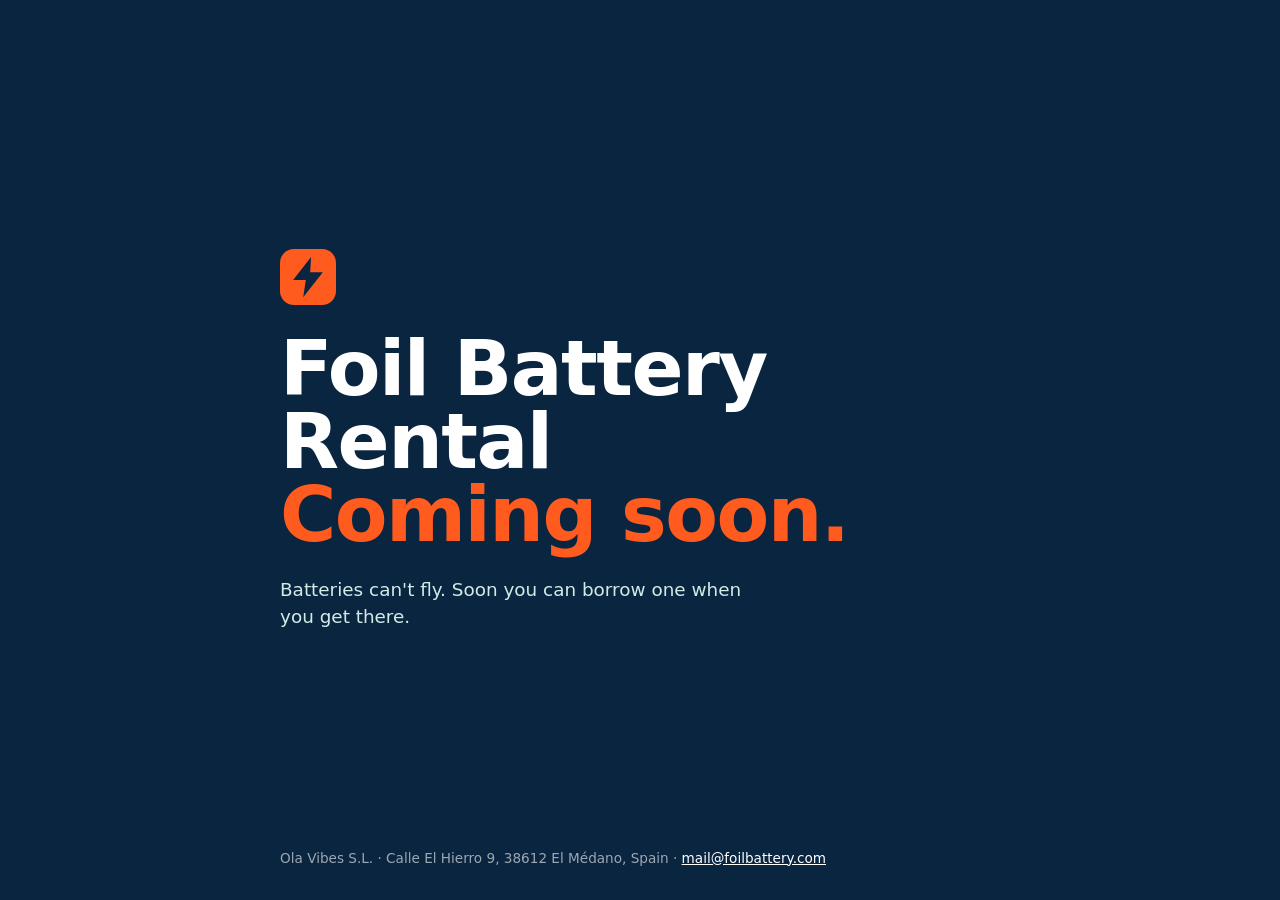
<file: index.html>
<!doctype html>
<html lang="en">
<head>
  <meta charset="utf-8">
  <meta name="viewport" content="width=device-width, initial-scale=1">
  <meta name="robots" content="noindex, nofollow">
  <title>Foil Battery Rental – Coming soon</title>
  <link rel="icon" href="data:image/svg+xml,%3Csvg xmlns='http://www.w3.org/2000/svg' viewBox='0 0 64 64'%3E%3Crect width='64' height='64' rx='16' fill='%23ff5b1f'/%3E%3Cpath d='M35.5 9 15 35.5h14.5L26.5 55 49 26.5H34.5z' fill='%230a2540'/%3E%3C/svg%3E">
  <style>
    :root { --ink: #0a2540; --buoy: #ff5b1f; --shallows: #d3ebe7; }
    * { box-sizing: border-box; }
    html, body { margin: 0; height: 100%; }
    body {
      background: var(--ink); color: #fff;
      font: 400 1.05rem/1.5 system-ui, -apple-system, "Segoe UI", Roboto, sans-serif;
      display: flex; flex-direction: column; min-height: 100vh; padding: 32px 24px;
    }
    main { flex: 1; display: flex; flex-direction: column; justify-content: center; max-width: 720px; margin: 0 auto; width: 100%; }
    .logo { width: 56px; height: 56px; margin-bottom: 28px; }
    h1 { margin: 0; font-size: clamp(2.6rem, 1.6rem + 5vw, 4.8rem); line-height: .95; font-weight: 800; letter-spacing: -.02em; }
    h1 span { display: block; color: var(--buoy); }
    p { margin: 24px 0 0; max-width: 40ch; color: var(--shallows); font-size: 1.15rem; }
    footer { max-width: 720px; margin: 0 auto; width: 100%; font-size: .85rem; color: rgba(255,255,255,.6); }
    footer a { color: #fff; }
  </style>
</head>
<body>
  <main>
    <svg class="logo" viewBox="0 0 64 64" aria-hidden="true"><rect width="64" height="64" rx="16" fill="#ff5b1f"/><path d="M35.5 9 15 35.5h14.5L26.5 55 49 26.5H34.5z" fill="#0a2540"/></svg>
    <h1>Foil Battery Rental <span>Coming soon.</span></h1>
    <p>Batteries can't fly. Soon you can borrow one when you get there.</p>
  </main>
  <footer>Ola Vibes S.L. · Calle El Hierro 9, 38612 El Médano, Spain · <a href="mailto:mail@foilbattery.com">mail@foilbattery.com</a></footer>
</body>
</html>
</file>
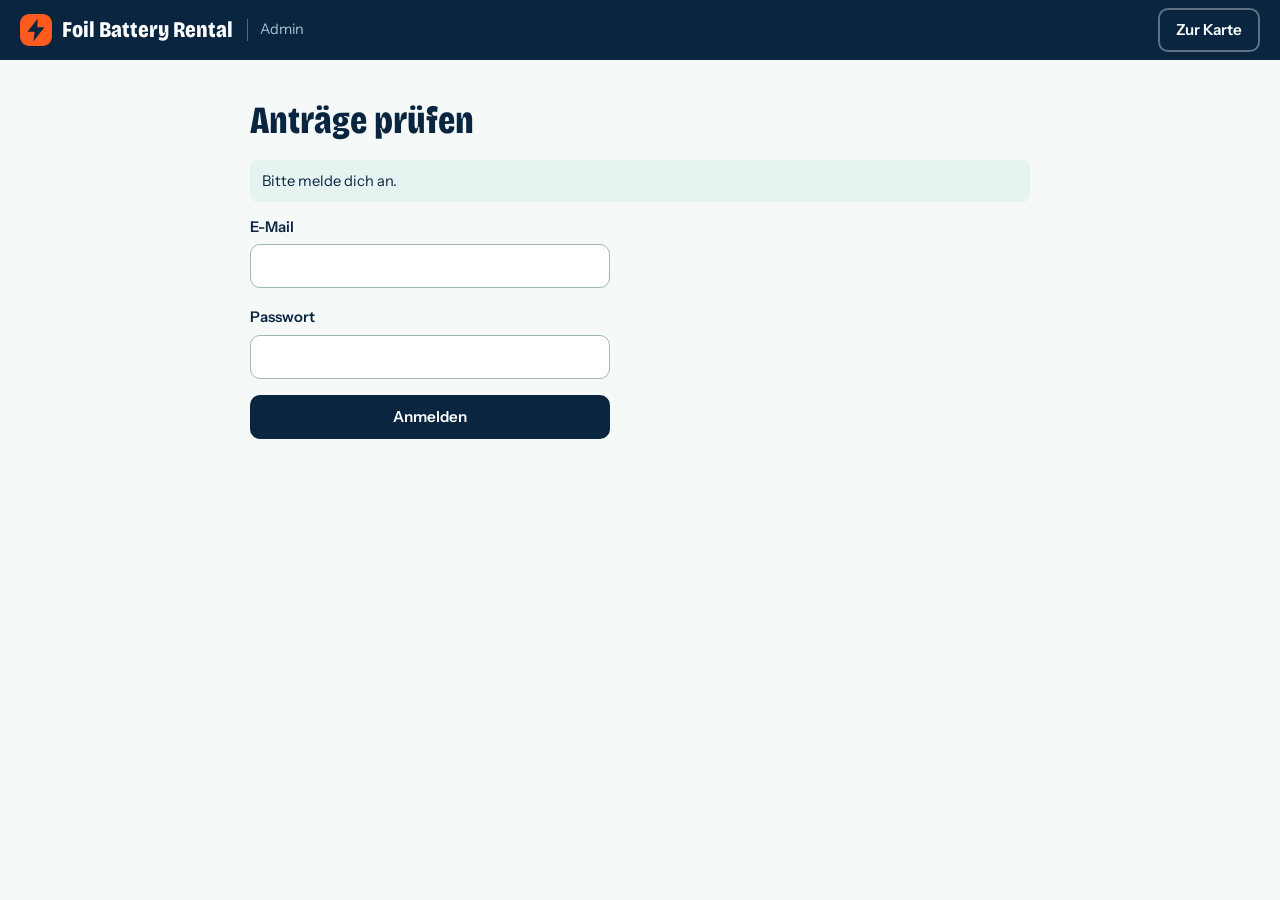
<file: admin.html>
<!doctype html>
<html lang="de">
<head>
  <meta charset="utf-8">
  <meta name="viewport" content="width=device-width, initial-scale=1">
  <meta name="robots" content="noindex, nofollow">
  <title>Admin – Foil Battery Rental</title>
  <link rel="icon" href="assets/img/favicon.svg" type="image/svg+xml">
  <link rel="stylesheet" href="assets/css/fonts.css">
  <link rel="stylesheet" href="assets/css/app.css">
</head>
<body>
  <header class="topbar">
    <a class="brand" href="index.html" aria-label="Zur Karte">
      <img src="assets/img/favicon.svg" alt="" width="32" height="32">
      <span class="brand-name">Foil Battery Rental</span>
      <span class="brand-sub">Admin</span>
    </a>
    <nav class="nav">
      <span class="who" id="who" hidden></span>
      <button type="button" class="btn btn-ghost" id="btn-logout" hidden>Abmelden</button>
      <a class="btn btn-ghost" href="index.html">Zur Karte</a>
    </nav>
  </header>

  <main class="admin">
    <h1>Anträge prüfen</h1>
    <p class="msg" id="state-msg" role="status" hidden></p>

    <!-- Anmeldung (nur wenn nicht schon auf der Hauptseite angemeldet) -->
    <form class="admin-login" id="login-form" novalidate hidden>
      <div class="field">
        <label for="a-email">E-Mail</label>
        <input class="input" id="a-email" type="email" autocomplete="email">
      </div>
      <div class="field">
        <label for="a-pw">Passwort</label>
        <input class="input" id="a-pw" type="password" autocomplete="current-password">
      </div>
      <p class="err" id="a-err" hidden></p>
      <button type="submit" class="btn btn-primary" id="a-submit">Anmelden</button>
    </form>

    <section id="panel" hidden>
      <div class="seg admin-tabs" role="radiogroup" aria-label="Status">
        <label><input type="radio" name="status" value="pending" checked><span>Offen <b id="n-pending"></b></span></label>
        <label><input type="radio" name="status" value="approved"><span>Freigegeben</span></label>
        <label><input type="radio" name="status" value="rejected"><span>Abgelehnt</span></label>
      </div>
      <p class="msg" id="result-msg" role="status" hidden></p>
      <div id="apps" class="apps"></div>
    </section>
  </main>

  <script src="assets/vendor/supabase/supabase.js"></script>
  <script src="assets/js/config.js"></script>
  <script src="assets/js/i18n.js"></script>
  <script src="assets/js/catalog.js"></script>
  <script src="assets/js/store-supabase.js"></script>
  <script src="assets/js/admin.js"></script>
</body>
</html>
</file>
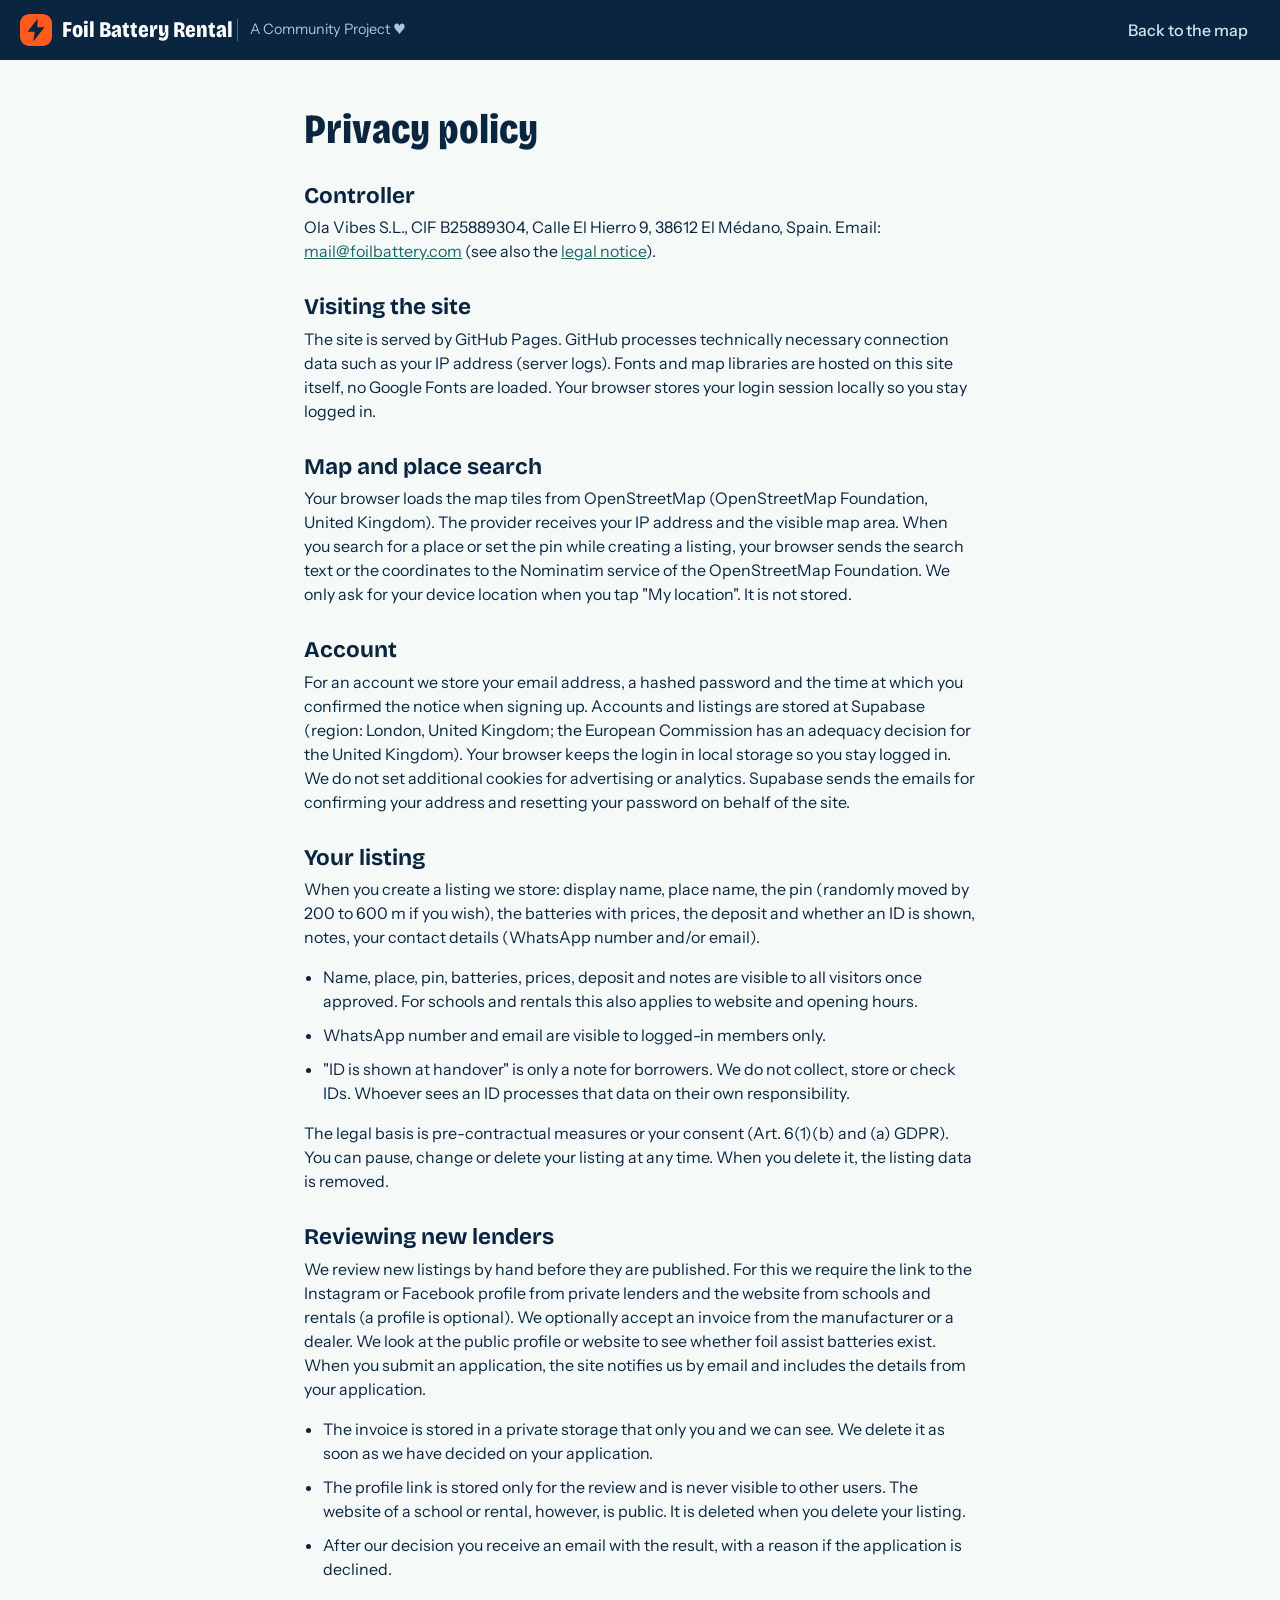
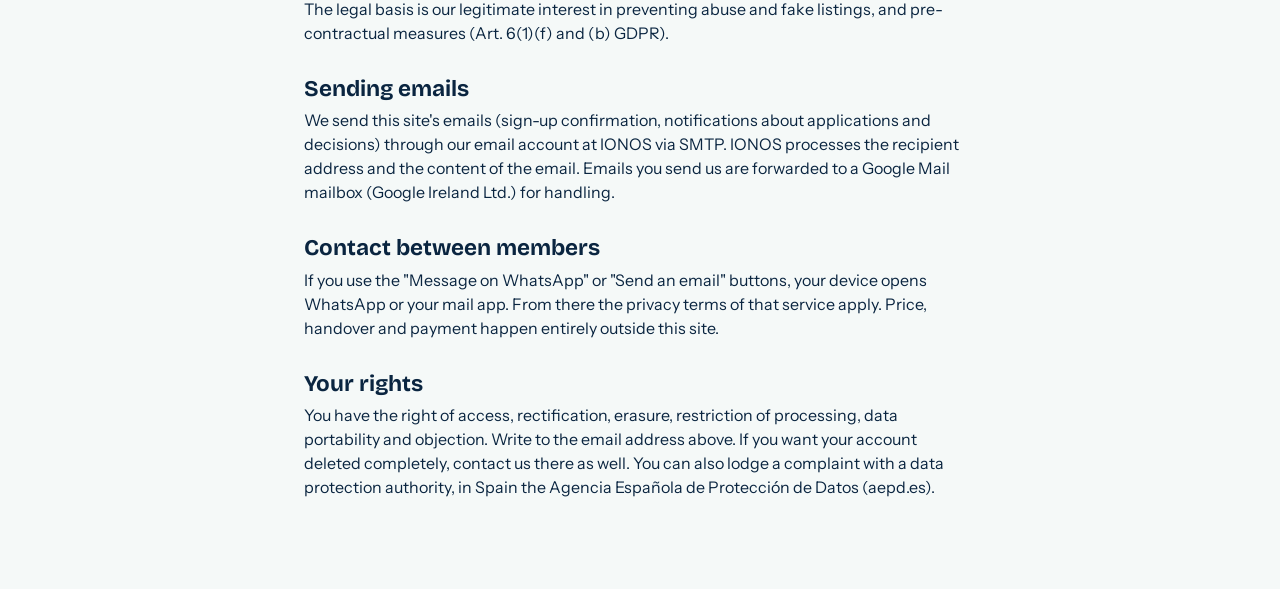
<file: datenschutz.html>
<!doctype html>
<html lang="en">
<head>
  <meta charset="utf-8">
  <meta name="viewport" content="width=device-width, initial-scale=1">
  <meta name="robots" content="noindex, nofollow">
  <title>Privacy policy – Foil Battery Rental</title>
  <link rel="icon" href="assets/img/favicon.svg" type="image/svg+xml">
  <link rel="stylesheet" href="assets/css/fonts.css">
  <link rel="stylesheet" href="assets/css/app.css">
</head>
<body>
  <header class="topbar">
    <a class="brand" href="./" aria-label="Foil Battery Rental, back to the map">
      <img src="assets/img/favicon.svg" alt="" width="32" height="32">
      <span class="brand-text">
        <span class="brand-name">Foil Battery Rental</span>
        <span class="brand-sub">A Community Project ♥</span>
      </span>
    </a>
    <nav class="nav">
      <a class="nav-link" href="./">Back to the map</a>
    </nav>
  </header>

  <main class="legal">
    <h1>Privacy policy</h1>
    <h2>Controller</h2>
    <p>Ola Vibes S.L., CIF B25889304, Calle El Hierro 9, 38612 El Médano, Spain. Email: <a href="mailto:mail@foilbattery.com">mail@foilbattery.com</a> (see also the <a href="impressum.html">legal notice</a>).</p>

    <h2>Visiting the site</h2>
    <p>The site is served by GitHub Pages. GitHub processes technically necessary connection data such as your IP address (server logs). Fonts and map libraries are hosted on this site itself, no Google Fonts are loaded. Your browser stores your login session locally so you stay logged in.</p>

    <h2>Map and place search</h2>
    <p>Your browser loads the map tiles from OpenStreetMap (OpenStreetMap Foundation, United Kingdom). The provider receives your IP address and the visible map area. When you search for a place or set the pin while creating a listing, your browser sends the search text or the coordinates to the Nominatim service of the OpenStreetMap Foundation. We only ask for your device location when you tap "My location". It is not stored.</p>

    <h2>Account</h2>
    <p>For an account we store your email address, a hashed password and the time at which you confirmed the notice when signing up. Accounts and listings are stored at Supabase (region: London, United Kingdom; the European Commission has an adequacy decision for the United Kingdom). Your browser keeps the login in local storage so you stay logged in. We do not set additional cookies for advertising or analytics. Supabase sends the emails for confirming your address and resetting your password on behalf of the site.</p>

    <h2>Your listing</h2>
    <p>When you create a listing we store: display name, place name, the pin (randomly moved by 200 to 600 m if you wish), the batteries with prices, the deposit and whether an ID is shown, notes, your contact details (WhatsApp number and/or email).</p>
    <ul>
        <li>Name, place, pin, batteries, prices, deposit and notes are visible to all visitors once approved. For schools and rentals this also applies to website and opening hours.</li>
        <li>WhatsApp number and email are visible to logged-in members only.</li>
        <li>"ID is shown at handover" is only a note for borrowers. We do not collect, store or check IDs. Whoever sees an ID processes that data on their own responsibility.</li>
    </ul>
    <p>The legal basis is pre-contractual measures or your consent (Art. 6(1)(b) and (a) GDPR). You can pause, change or delete your listing at any time. When you delete it, the listing data is removed.</p>

    <h2>Reviewing new lenders</h2>
    <p>We review new listings by hand before they are published. For this we require the link to the Instagram or Facebook profile from private lenders and the website from schools and rentals (a profile is optional). We optionally accept an invoice from the manufacturer or a dealer. We look at the public profile or website to see whether foil assist batteries exist. When you submit an application, the site notifies us by email and includes the details from your application.</p>
    <ul>
        <li>The invoice is stored in a private storage that only you and we can see. We delete it as soon as we have decided on your application.</li>
        <li>The profile link is stored only for the review and is never visible to other users. The website of a school or rental, however, is public. It is deleted when you delete your listing.</li>
        <li>After our decision you receive an email with the result, with a reason if the application is declined.</li>
    </ul>
    <p>The legal basis is our legitimate interest in preventing abuse and fake listings, and pre-contractual measures (Art. 6(1)(f) and (b) GDPR).</p>

    <h2>Sending emails</h2>
    <p>We send this site's emails (sign-up confirmation, notifications about applications and decisions) through our email account at IONOS via SMTP. IONOS processes the recipient address and the content of the email. Emails you send us are forwarded to a Google Mail mailbox (Google Ireland Ltd.) for handling.</p>

    <h2>Contact between members</h2>
    <p>If you use the "Message on WhatsApp" or "Send an email" buttons, your device opens WhatsApp or your mail app. From there the privacy terms of that service apply. Price, handover and payment happen entirely outside this site.</p>

    <h2>Your rights</h2>
    <p>You have the right of access, rectification, erasure, restriction of processing, data portability and objection. Write to the email address above. If you want your account deleted completely, contact us there as well. You can also lodge a complaint with a data protection authority, in Spain the Agencia Española de Protección de Datos (aepd.es).</p>
  </main>
</body>
</html>
</file>
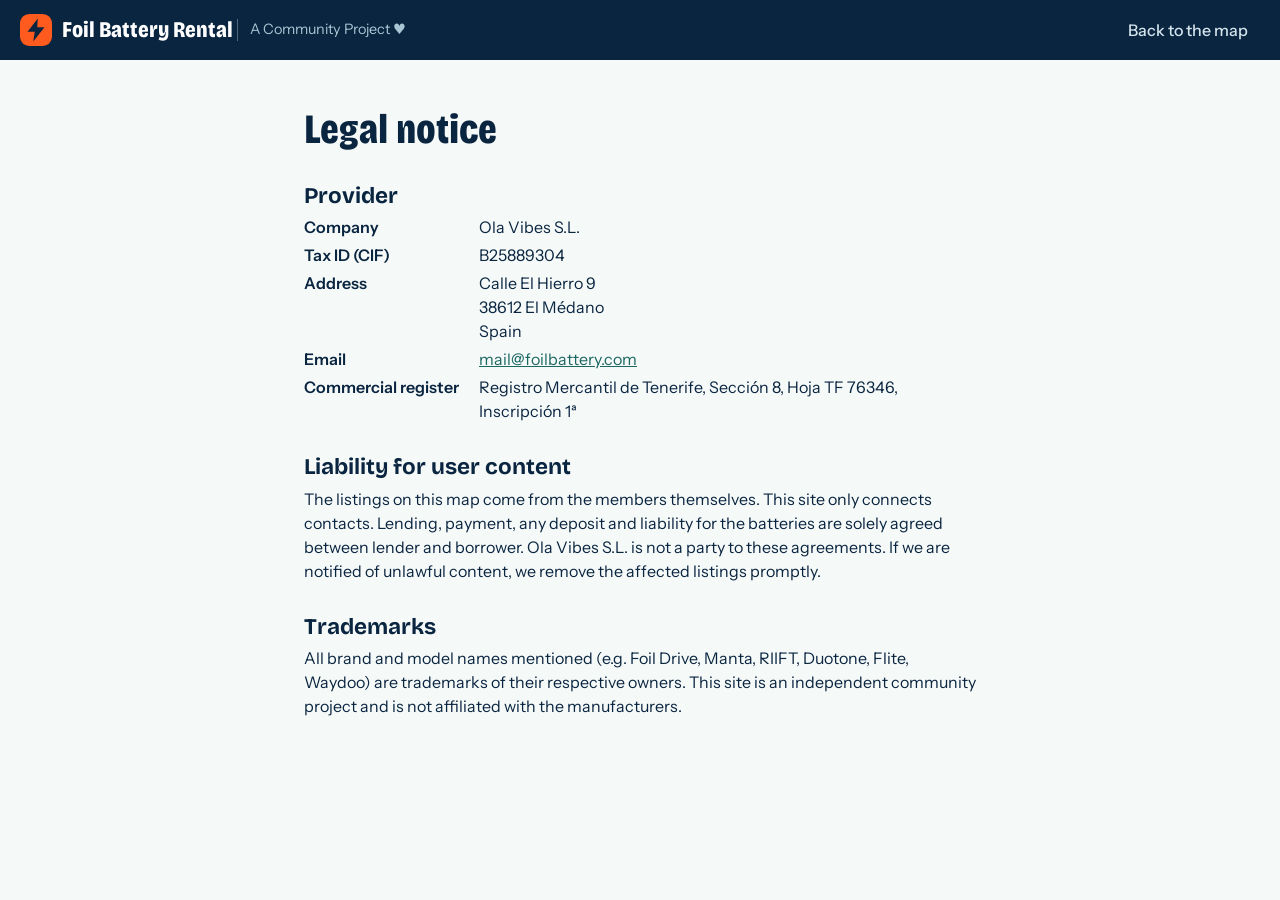
<file: impressum.html>
<!doctype html>
<html lang="en">
<head>
  <meta charset="utf-8">
  <meta name="viewport" content="width=device-width, initial-scale=1">
  <meta name="robots" content="noindex, nofollow">
  <title>Legal notice – Foil Battery Rental</title>
  <link rel="icon" href="assets/img/favicon.svg" type="image/svg+xml">
  <link rel="stylesheet" href="assets/css/fonts.css">
  <link rel="stylesheet" href="assets/css/app.css">
</head>
<body>
  <header class="topbar">
    <a class="brand" href="./" aria-label="Foil Battery Rental, back to the map">
      <img src="assets/img/favicon.svg" alt="" width="32" height="32">
      <span class="brand-text">
        <span class="brand-name">Foil Battery Rental</span>
        <span class="brand-sub">A Community Project ♥</span>
      </span>
    </a>
    <nav class="nav">
      <a class="nav-link" href="./">Back to the map</a>
    </nav>
  </header>

  <main class="legal">
    <h1>Legal notice</h1>

    <h2>Provider</h2>
    <dl>
      <dt>Company</dt><dd>Ola Vibes S.L.</dd>
      <dt>Tax ID (CIF)</dt><dd>B25889304</dd>
      <dt>Address</dt><dd>Calle El Hierro 9<br>38612 El Médano<br>Spain</dd>
      <dt>Email</dt><dd><a href="mailto:mail@foilbattery.com">mail@foilbattery.com</a></dd>
      <dt>Commercial register</dt><dd>Registro Mercantil de Tenerife, Sección 8, Hoja TF 76346, Inscripción 1ª</dd>
    </dl>

    <h2>Liability for user content</h2>
    <p>The listings on this map come from the members themselves. This site only connects contacts. Lending, payment, any deposit and liability for the batteries are solely agreed between lender and borrower. Ola Vibes S.L. is not a party to these agreements. If we are notified of unlawful content, we remove the affected listings promptly.</p>

    <h2>Trademarks</h2>
    <p>All brand and model names mentioned (e.g. Foil Drive, Manta, RIIFT, Duotone, Flite, Waydoo) are trademarks of their respective owners. This site is an independent community project and is not affiliated with the manufacturers.</p>
  </main>
</body>
</html>
</file>
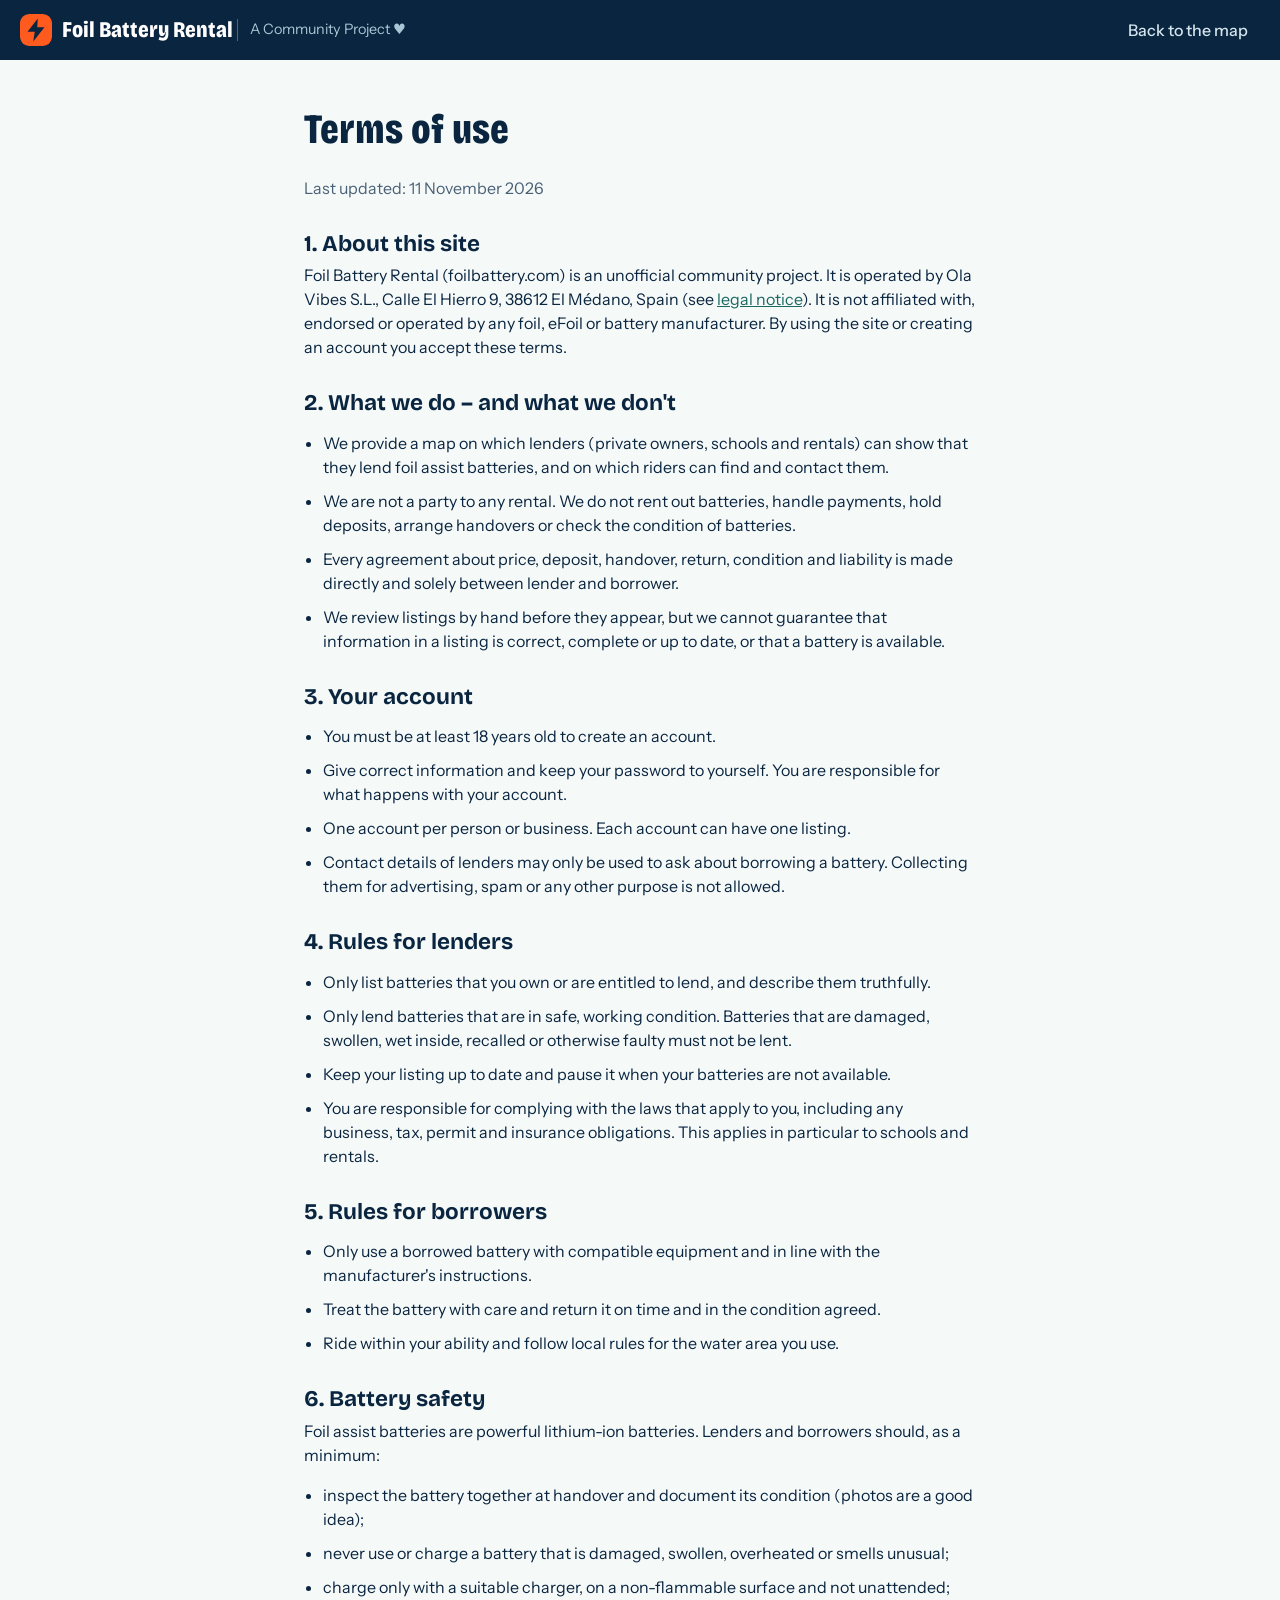
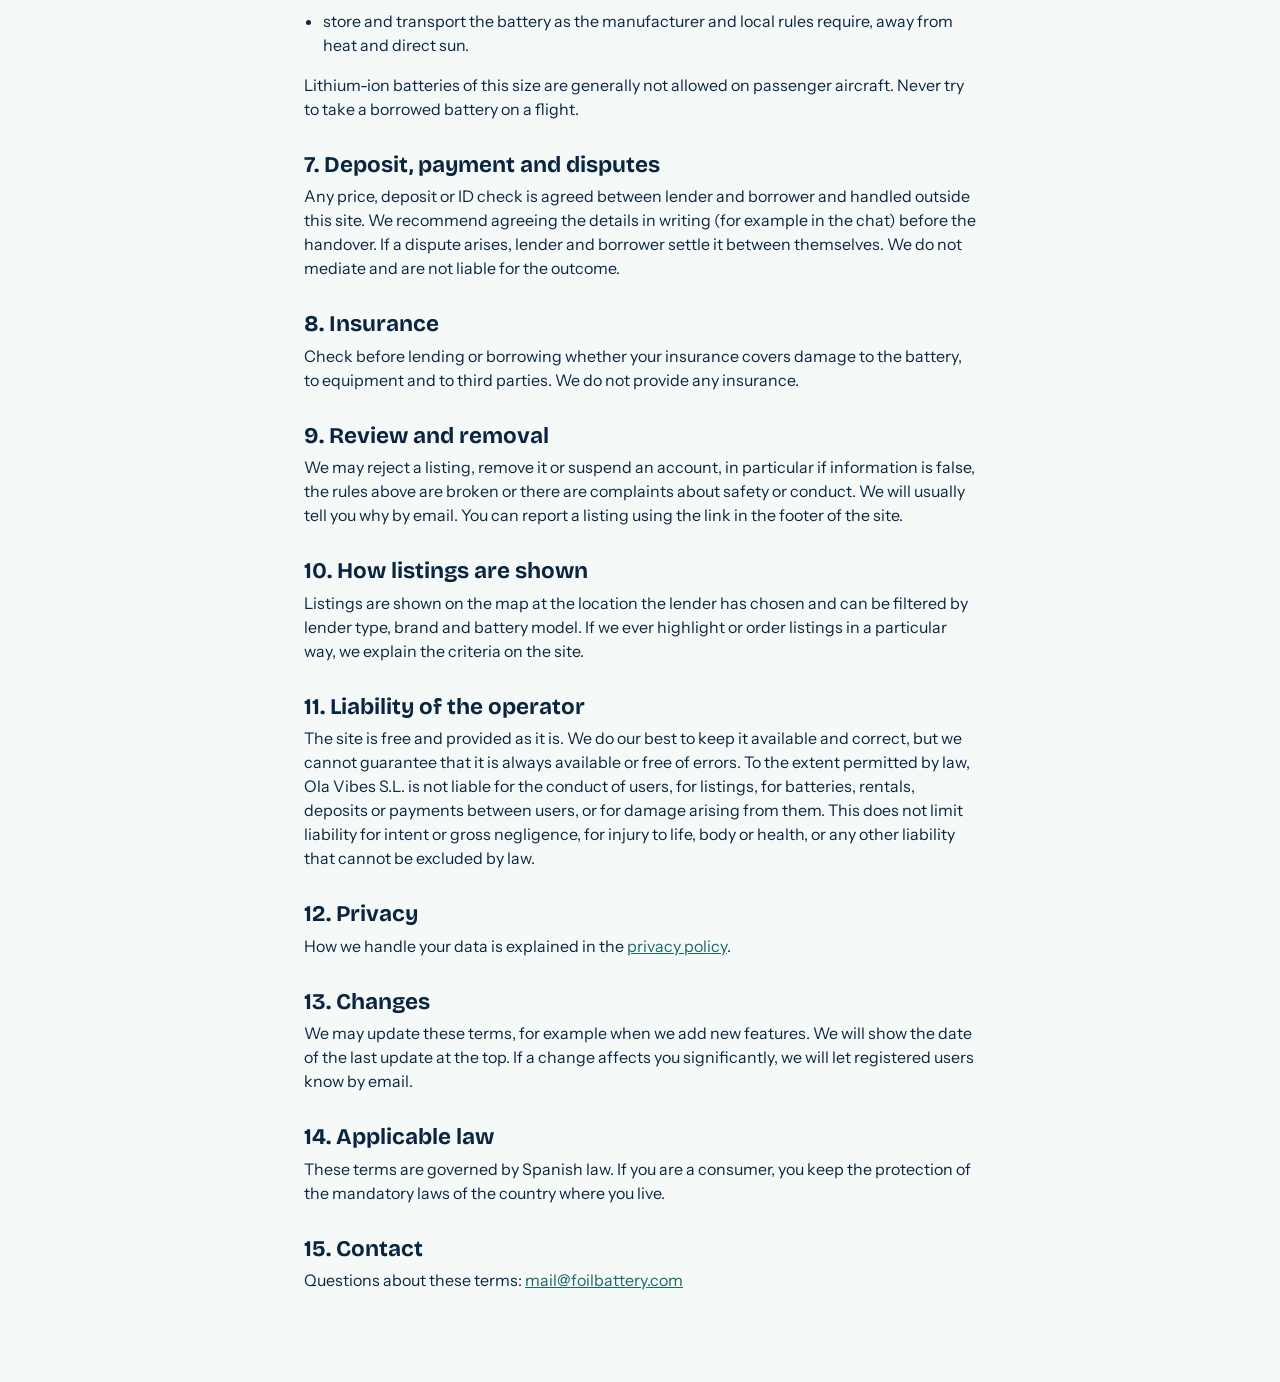
<file: terms.html>
<!doctype html>
<html lang="en">
<head>
  <meta charset="utf-8">
  <meta name="viewport" content="width=device-width, initial-scale=1">
  <meta name="robots" content="noindex, nofollow">
  <title>Terms of use – Foil Battery Rental</title>
  <link rel="icon" href="assets/img/favicon.svg" type="image/svg+xml">
  <link rel="stylesheet" href="assets/css/fonts.css">
  <link rel="stylesheet" href="assets/css/app.css">
</head>
<body>
  <header class="topbar">
    <a class="brand" href="./" aria-label="Foil Battery Rental, back to the map">
      <img src="assets/img/favicon.svg" alt="" width="32" height="32">
      <span class="brand-text">
        <span class="brand-name">Foil Battery Rental</span>
        <span class="brand-sub">A Community Project ♥</span>
      </span>
    </a>
    <nav class="nav">
      <a class="nav-link" href="./">Back to the map</a>
    </nav>
  </header>

  <main class="legal">
    <h1>Terms of use</h1>
    <p class="muted">Last updated: 11 November 2026</p>

    <h2>1. About this site</h2>
    <p>Foil Battery Rental (foilbattery.com) is an unofficial community project. It is operated by Ola Vibes S.L., Calle El Hierro 9, 38612 El Médano, Spain (see <a href="impressum.html">legal notice</a>). It is not affiliated with, endorsed or operated by any foil, eFoil or battery manufacturer. By using the site or creating an account you accept these terms.</p>

    <h2>2. What we do – and what we don't</h2>
    <ul>
      <li>We provide a map on which lenders (private owners, schools and rentals) can show that they lend foil assist batteries, and on which riders can find and contact them.</li>
      <li>We are not a party to any rental. We do not rent out batteries, handle payments, hold deposits, arrange handovers or check the condition of batteries.</li>
      <li>Every agreement about price, deposit, handover, return, condition and liability is made directly and solely between lender and borrower.</li>
      <li>We review listings by hand before they appear, but we cannot guarantee that information in a listing is correct, complete or up to date, or that a battery is available.</li>
    </ul>

    <h2>3. Your account</h2>
    <ul>
      <li>You must be at least 18 years old to create an account.</li>
      <li>Give correct information and keep your password to yourself. You are responsible for what happens with your account.</li>
      <li>One account per person or business. Each account can have one listing.</li>
      <li>Contact details of lenders may only be used to ask about borrowing a battery. Collecting them for advertising, spam or any other purpose is not allowed.</li>
    </ul>

    <h2>4. Rules for lenders</h2>
    <ul>
      <li>Only list batteries that you own or are entitled to lend, and describe them truthfully.</li>
      <li>Only lend batteries that are in safe, working condition. Batteries that are damaged, swollen, wet inside, recalled or otherwise faulty must not be lent.</li>
      <li>Keep your listing up to date and pause it when your batteries are not available.</li>
      <li>You are responsible for complying with the laws that apply to you, including any business, tax, permit and insurance obligations. This applies in particular to schools and rentals.</li>
    </ul>

    <h2>5. Rules for borrowers</h2>
    <ul>
      <li>Only use a borrowed battery with compatible equipment and in line with the manufacturer's instructions.</li>
      <li>Treat the battery with care and return it on time and in the condition agreed.</li>
      <li>Ride within your ability and follow local rules for the water area you use.</li>
    </ul>

    <h2>6. Battery safety</h2>
    <p>Foil assist batteries are powerful lithium-ion batteries. Lenders and borrowers should, as a minimum:</p>
    <ul>
      <li>inspect the battery together at handover and document its condition (photos are a good idea);</li>
      <li>never use or charge a battery that is damaged, swollen, overheated or smells unusual;</li>
      <li>charge only with a suitable charger, on a non-flammable surface and not unattended;</li>
      <li>store and transport the battery as the manufacturer and local rules require, away from heat and direct sun.</li>
    </ul>
    <p>Lithium-ion batteries of this size are generally not allowed on passenger aircraft. Never try to take a borrowed battery on a flight.</p>

    <h2>7. Deposit, payment and disputes</h2>
    <p>Any price, deposit or ID check is agreed between lender and borrower and handled outside this site. We recommend agreeing the details in writing (for example in the chat) before the handover. If a dispute arises, lender and borrower settle it between themselves. We do not mediate and are not liable for the outcome.</p>

    <h2>8. Insurance</h2>
    <p>Check before lending or borrowing whether your insurance covers damage to the battery, to equipment and to third parties. We do not provide any insurance.</p>

    <h2>9. Review and removal</h2>
    <p>We may reject a listing, remove it or suspend an account, in particular if information is false, the rules above are broken or there are complaints about safety or conduct. We will usually tell you why by email. You can report a listing using the link in the footer of the site.</p>

    <h2>10. How listings are shown</h2>
    <p>Listings are shown on the map at the location the lender has chosen and can be filtered by lender type, brand and battery model. If we ever highlight or order listings in a particular way, we explain the criteria on the site.</p>

    <h2>11. Liability of the operator</h2>
    <p>The site is free and provided as it is. We do our best to keep it available and correct, but we cannot guarantee that it is always available or free of errors. To the extent permitted by law, Ola Vibes S.L. is not liable for the conduct of users, for listings, for batteries, rentals, deposits or payments between users, or for damage arising from them. This does not limit liability for intent or gross negligence, for injury to life, body or health, or any other liability that cannot be excluded by law.</p>

    <h2>12. Privacy</h2>
    <p>How we handle your data is explained in the <a href="datenschutz.html">privacy policy</a>.</p>

    <h2>13. Changes</h2>
    <p>We may update these terms, for example when we add new features. We will show the date of the last update at the top. If a change affects you significantly, we will let registered users know by email.</p>

    <h2>14. Applicable law</h2>
    <p>These terms are governed by Spanish law. If you are a consumer, you keep the protection of the mandatory laws of the country where you live.</p>

    <h2>15. Contact</h2>
    <p>Questions about these terms: <a href="mailto:mail@foilbattery.com">mail@foilbattery.com</a></p>
  </main>
</body>
</html>
</file>
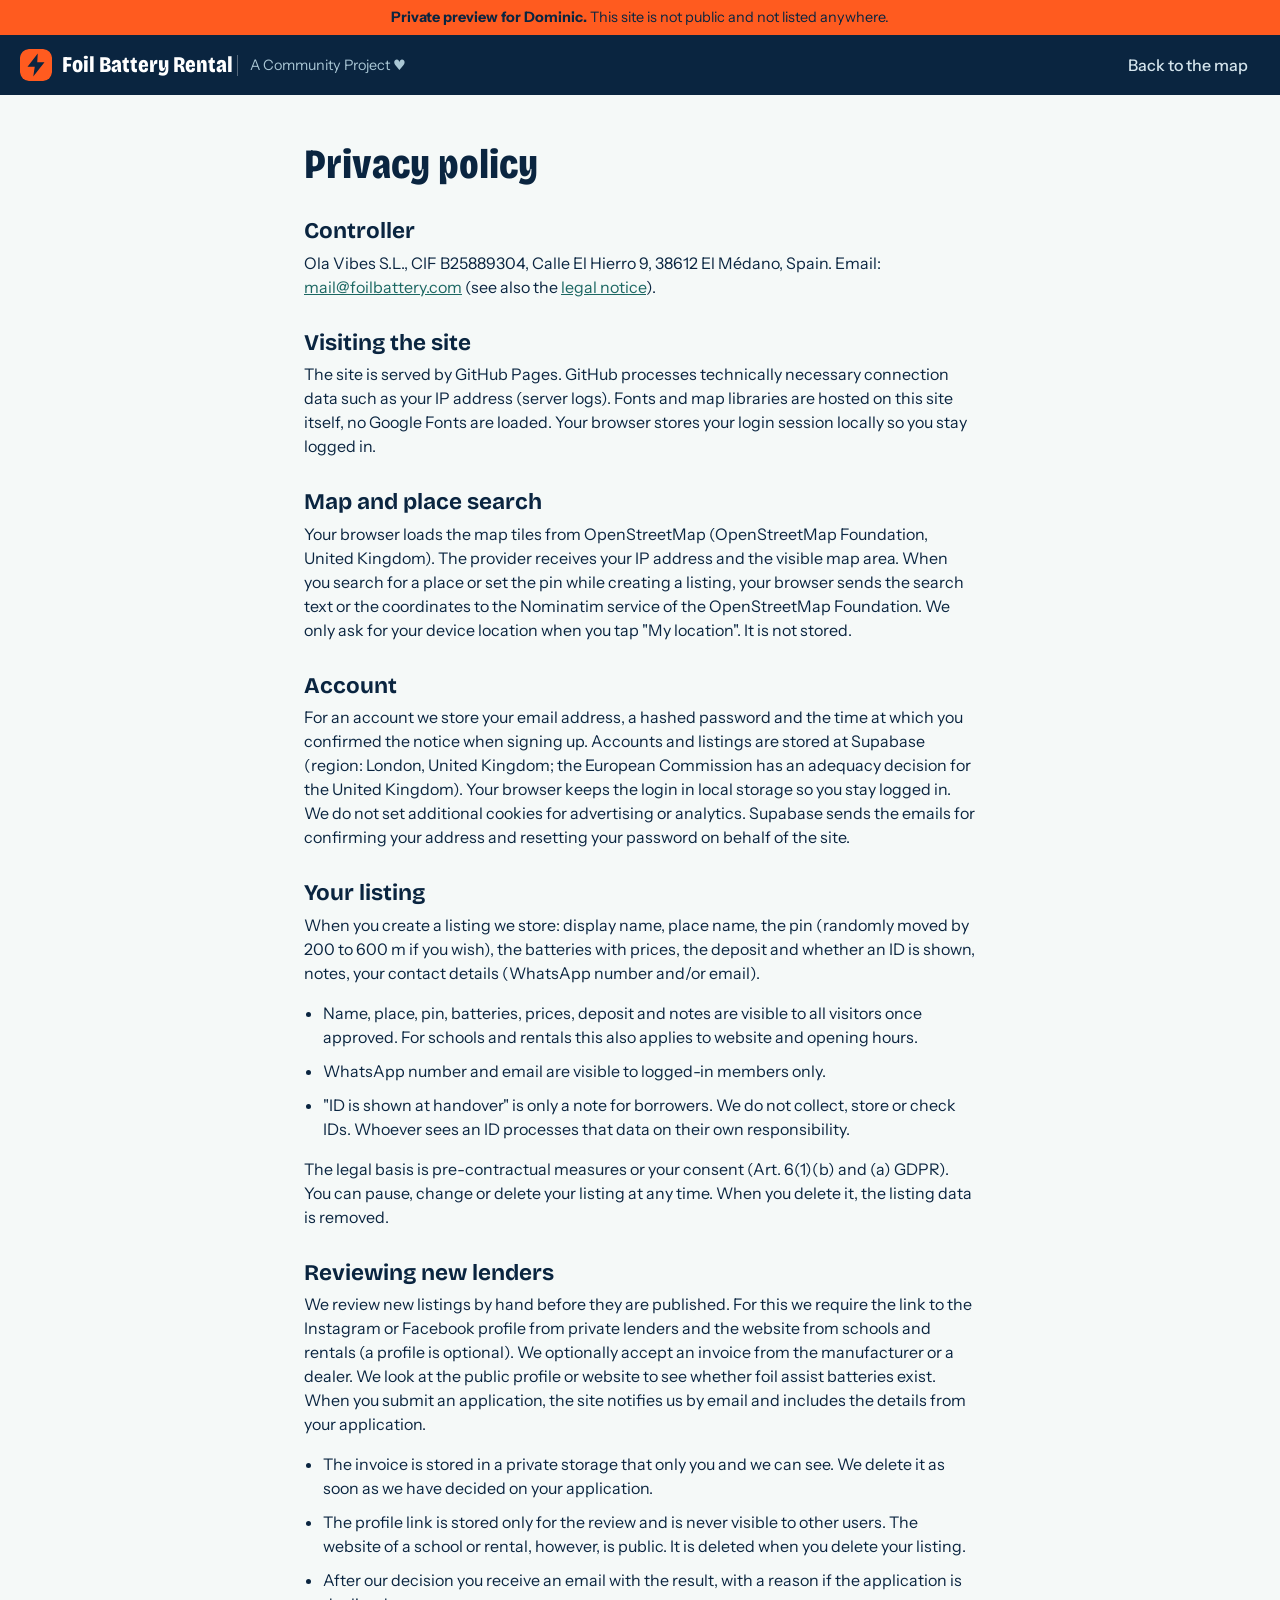
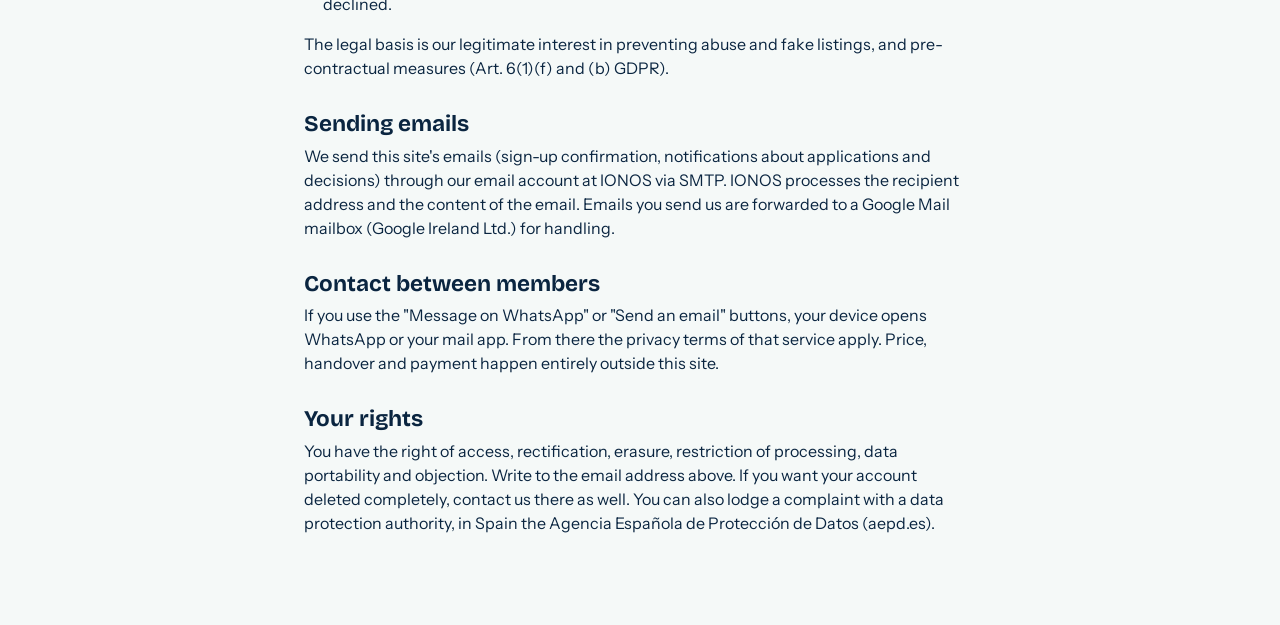
<file: previewfordominic/datenschutz.html>
<!doctype html>
<html lang="en">
<head>
  <meta charset="utf-8">
  <meta name="viewport" content="width=device-width, initial-scale=1">
  <meta name="robots" content="noindex, nofollow">
  <title>Privacy policy – Foil Battery Rental</title>
  <link rel="icon" href="assets/img/favicon.svg" type="image/svg+xml">
  <link rel="stylesheet" href="assets/css/fonts.css">
  <link rel="stylesheet" href="assets/css/app.css">
</head>
<body>
  <div class="preview-banner" id="preview-banner" role="note">
    <strong>Private preview for Dominic.</strong> This site is not public and not listed anywhere.
  </div>
  <header class="topbar">
    <a class="brand" href="./" aria-label="Foil Battery Rental, back to the map">
      <img src="assets/img/favicon.svg" alt="" width="32" height="32">
      <span class="brand-text">
        <span class="brand-name">Foil Battery Rental</span>
        <span class="brand-sub">A Community Project ♥</span>
      </span>
    </a>
    <nav class="nav">
      <a class="nav-link" href="./">Back to the map</a>
    </nav>
  </header>

  <main class="legal">
    <h1>Privacy policy</h1>
    <h2>Controller</h2>
    <p>Ola Vibes S.L., CIF B25889304, Calle El Hierro 9, 38612 El Médano, Spain. Email: <a href="mailto:mail@foilbattery.com">mail@foilbattery.com</a> (see also the <a href="impressum.html">legal notice</a>).</p>

    <h2>Visiting the site</h2>
    <p>The site is served by GitHub Pages. GitHub processes technically necessary connection data such as your IP address (server logs). Fonts and map libraries are hosted on this site itself, no Google Fonts are loaded. Your browser stores your login session locally so you stay logged in.</p>

    <h2>Map and place search</h2>
    <p>Your browser loads the map tiles from OpenStreetMap (OpenStreetMap Foundation, United Kingdom). The provider receives your IP address and the visible map area. When you search for a place or set the pin while creating a listing, your browser sends the search text or the coordinates to the Nominatim service of the OpenStreetMap Foundation. We only ask for your device location when you tap "My location". It is not stored.</p>

    <h2>Account</h2>
    <p>For an account we store your email address, a hashed password and the time at which you confirmed the notice when signing up. Accounts and listings are stored at Supabase (region: London, United Kingdom; the European Commission has an adequacy decision for the United Kingdom). Your browser keeps the login in local storage so you stay logged in. We do not set additional cookies for advertising or analytics. Supabase sends the emails for confirming your address and resetting your password on behalf of the site.</p>

    <h2>Your listing</h2>
    <p>When you create a listing we store: display name, place name, the pin (randomly moved by 200 to 600 m if you wish), the batteries with prices, the deposit and whether an ID is shown, notes, your contact details (WhatsApp number and/or email).</p>
    <ul>
        <li>Name, place, pin, batteries, prices, deposit and notes are visible to all visitors once approved. For schools and rentals this also applies to website and opening hours.</li>
        <li>WhatsApp number and email are visible to logged-in members only.</li>
        <li>"ID is shown at handover" is only a note for borrowers. We do not collect, store or check IDs. Whoever sees an ID processes that data on their own responsibility.</li>
    </ul>
    <p>The legal basis is pre-contractual measures or your consent (Art. 6(1)(b) and (a) GDPR). You can pause, change or delete your listing at any time. When you delete it, the listing data is removed.</p>

    <h2>Reviewing new lenders</h2>
    <p>We review new listings by hand before they are published. For this we require the link to the Instagram or Facebook profile from private lenders and the website from schools and rentals (a profile is optional). We optionally accept an invoice from the manufacturer or a dealer. We look at the public profile or website to see whether foil assist batteries exist. When you submit an application, the site notifies us by email and includes the details from your application.</p>
    <ul>
        <li>The invoice is stored in a private storage that only you and we can see. We delete it as soon as we have decided on your application.</li>
        <li>The profile link is stored only for the review and is never visible to other users. The website of a school or rental, however, is public. It is deleted when you delete your listing.</li>
        <li>After our decision you receive an email with the result, with a reason if the application is declined.</li>
    </ul>
    <p>The legal basis is our legitimate interest in preventing abuse and fake listings, and pre-contractual measures (Art. 6(1)(f) and (b) GDPR).</p>

    <h2>Sending emails</h2>
    <p>We send this site's emails (sign-up confirmation, notifications about applications and decisions) through our email account at IONOS via SMTP. IONOS processes the recipient address and the content of the email. Emails you send us are forwarded to a Google Mail mailbox (Google Ireland Ltd.) for handling.</p>

    <h2>Contact between members</h2>
    <p>If you use the "Message on WhatsApp" or "Send an email" buttons, your device opens WhatsApp or your mail app. From there the privacy terms of that service apply. Price, handover and payment happen entirely outside this site.</p>

    <h2>Your rights</h2>
    <p>You have the right of access, rectification, erasure, restriction of processing, data portability and objection. Write to the email address above. If you want your account deleted completely, contact us there as well. You can also lodge a complaint with a data protection authority, in Spain the Agencia Española de Protección de Datos (aepd.es).</p>
  </main>
</body>
</html>
</file>
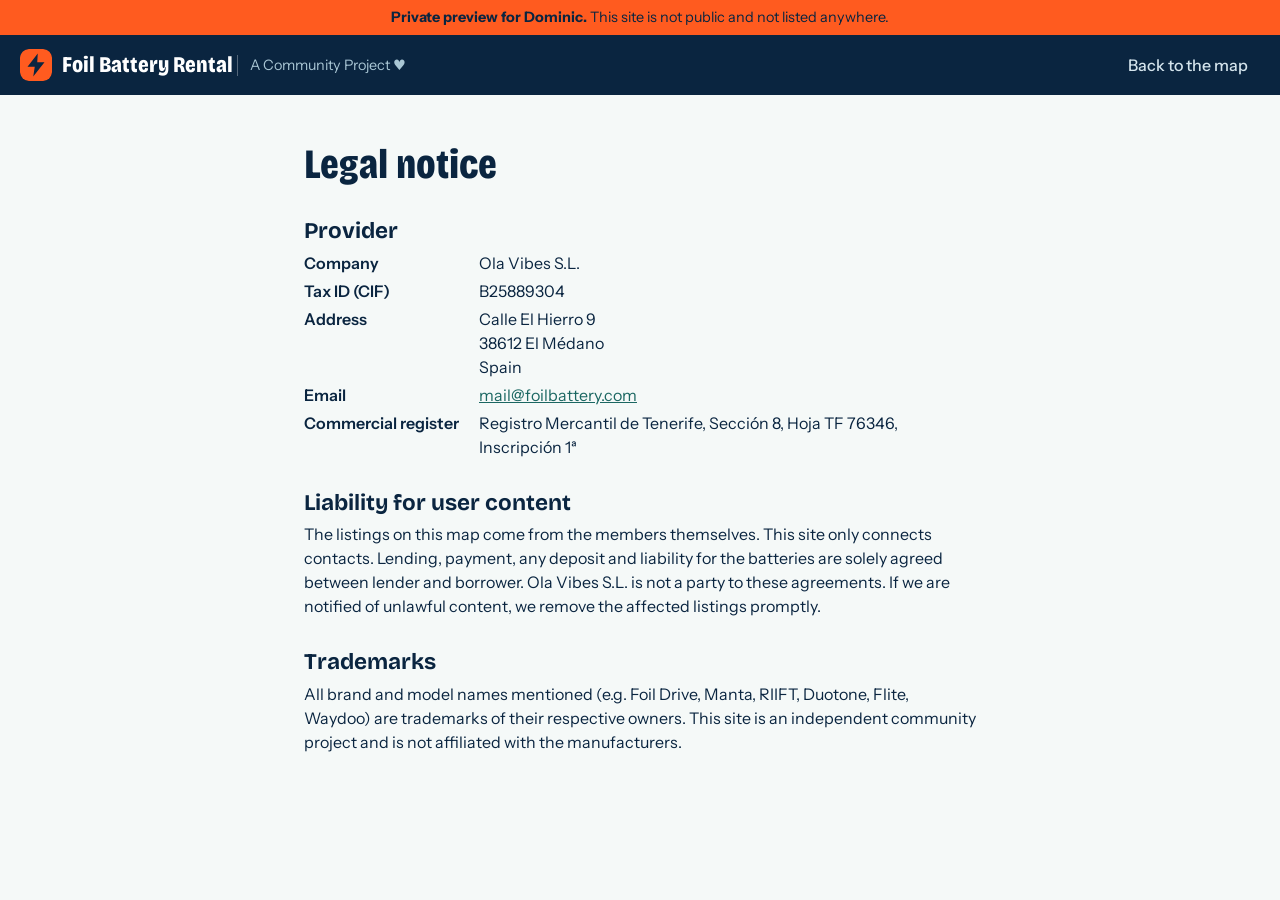
<file: previewfordominic/impressum.html>
<!doctype html>
<html lang="en">
<head>
  <meta charset="utf-8">
  <meta name="viewport" content="width=device-width, initial-scale=1">
  <meta name="robots" content="noindex, nofollow">
  <title>Legal notice – Foil Battery Rental</title>
  <link rel="icon" href="assets/img/favicon.svg" type="image/svg+xml">
  <link rel="stylesheet" href="assets/css/fonts.css">
  <link rel="stylesheet" href="assets/css/app.css">
</head>
<body>
  <div class="preview-banner" id="preview-banner" role="note">
    <strong>Private preview for Dominic.</strong> This site is not public and not listed anywhere.
  </div>
  <header class="topbar">
    <a class="brand" href="./" aria-label="Foil Battery Rental, back to the map">
      <img src="assets/img/favicon.svg" alt="" width="32" height="32">
      <span class="brand-text">
        <span class="brand-name">Foil Battery Rental</span>
        <span class="brand-sub">A Community Project ♥</span>
      </span>
    </a>
    <nav class="nav">
      <a class="nav-link" href="./">Back to the map</a>
    </nav>
  </header>

  <main class="legal">
    <h1>Legal notice</h1>

    <h2>Provider</h2>
    <dl>
      <dt>Company</dt><dd>Ola Vibes S.L.</dd>
      <dt>Tax ID (CIF)</dt><dd>B25889304</dd>
      <dt>Address</dt><dd>Calle El Hierro 9<br>38612 El Médano<br>Spain</dd>
      <dt>Email</dt><dd><a href="mailto:mail@foilbattery.com">mail@foilbattery.com</a></dd>
      <dt>Commercial register</dt><dd>Registro Mercantil de Tenerife, Sección 8, Hoja TF 76346, Inscripción 1ª</dd>
    </dl>

    <h2>Liability for user content</h2>
    <p>The listings on this map come from the members themselves. This site only connects contacts. Lending, payment, any deposit and liability for the batteries are solely agreed between lender and borrower. Ola Vibes S.L. is not a party to these agreements. If we are notified of unlawful content, we remove the affected listings promptly.</p>

    <h2>Trademarks</h2>
    <p>All brand and model names mentioned (e.g. Foil Drive, Manta, RIIFT, Duotone, Flite, Waydoo) are trademarks of their respective owners. This site is an independent community project and is not affiliated with the manufacturers.</p>
  </main>
</body>
</html>
</file>
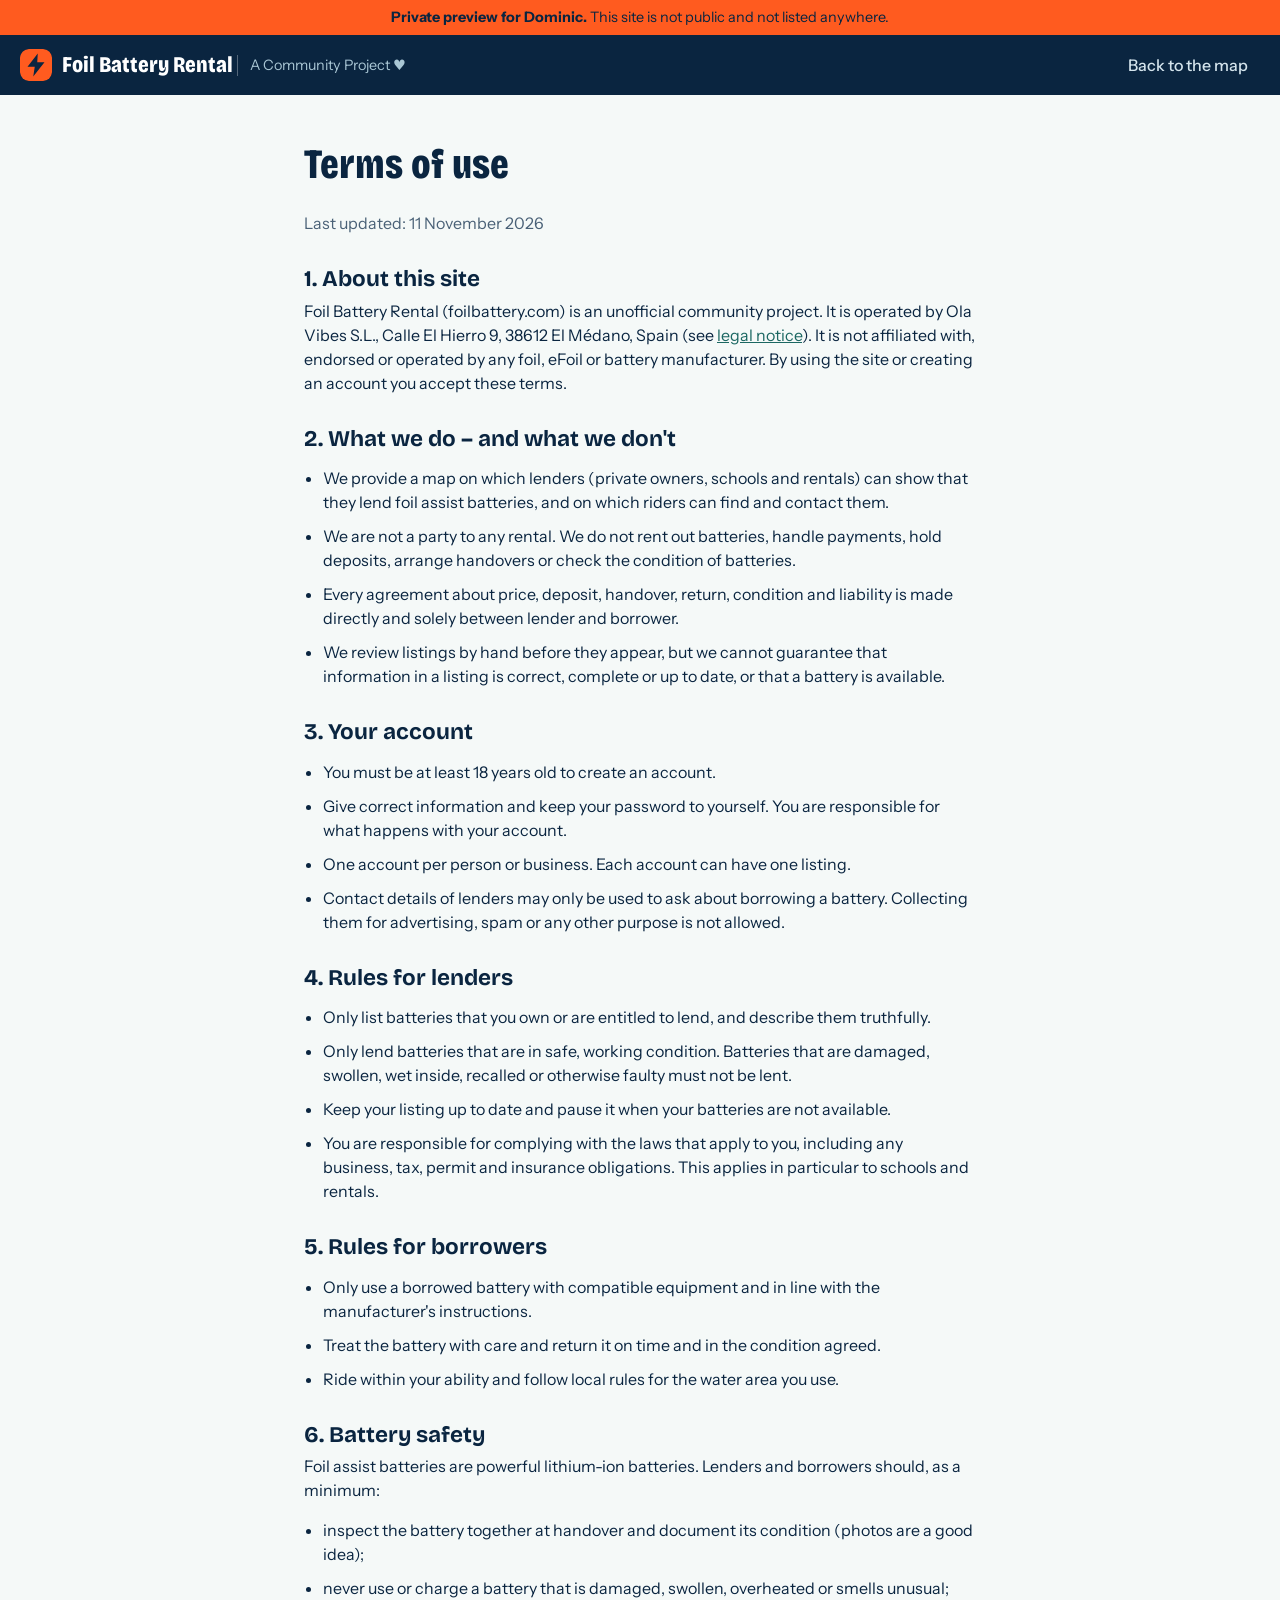
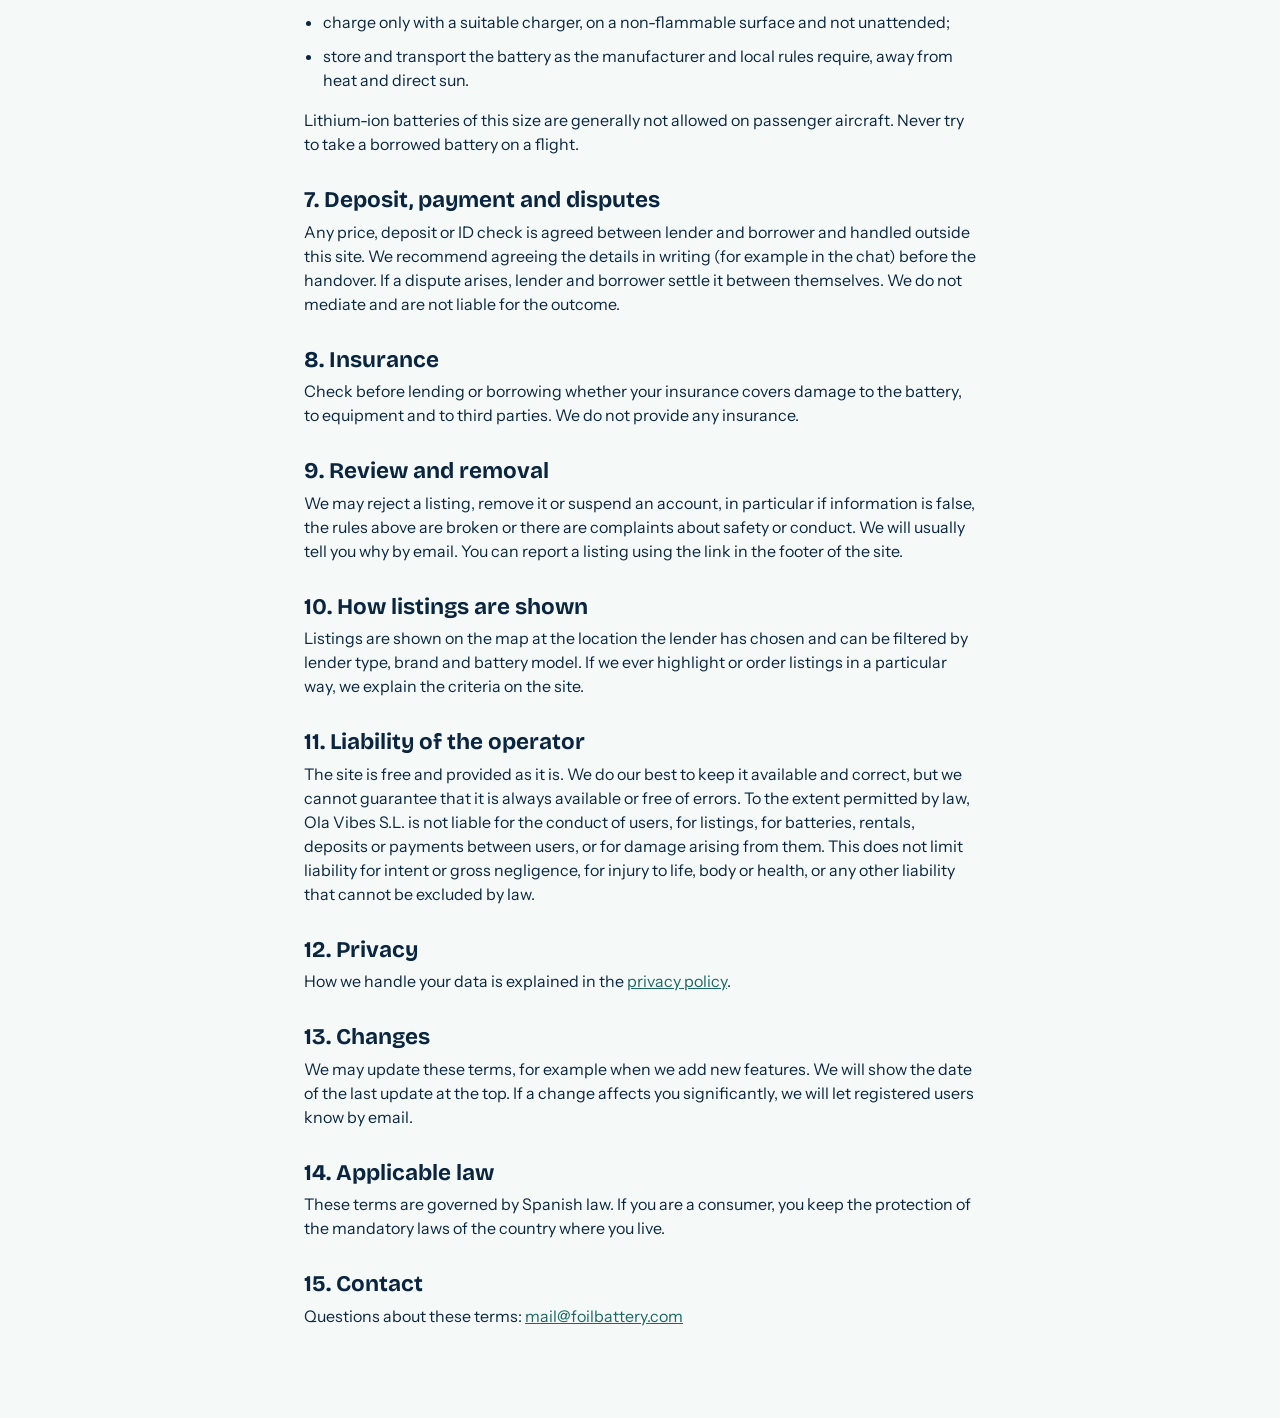
<file: previewfordominic/terms.html>
<!doctype html>
<html lang="en">
<head>
  <meta charset="utf-8">
  <meta name="viewport" content="width=device-width, initial-scale=1">
  <meta name="robots" content="noindex, nofollow">
  <title>Terms of use – Foil Battery Rental</title>
  <link rel="icon" href="assets/img/favicon.svg" type="image/svg+xml">
  <link rel="stylesheet" href="assets/css/fonts.css">
  <link rel="stylesheet" href="assets/css/app.css">
</head>
<body>
  <div class="preview-banner" id="preview-banner" role="note">
    <strong>Private preview for Dominic.</strong> This site is not public and not listed anywhere.
  </div>
  <header class="topbar">
    <a class="brand" href="./" aria-label="Foil Battery Rental, back to the map">
      <img src="assets/img/favicon.svg" alt="" width="32" height="32">
      <span class="brand-text">
        <span class="brand-name">Foil Battery Rental</span>
        <span class="brand-sub">A Community Project ♥</span>
      </span>
    </a>
    <nav class="nav">
      <a class="nav-link" href="./">Back to the map</a>
    </nav>
  </header>

  <main class="legal">
    <h1>Terms of use</h1>
    <p class="muted">Last updated: 11 November 2026</p>

    <h2>1. About this site</h2>
    <p>Foil Battery Rental (foilbattery.com) is an unofficial community project. It is operated by Ola Vibes S.L., Calle El Hierro 9, 38612 El Médano, Spain (see <a href="impressum.html">legal notice</a>). It is not affiliated with, endorsed or operated by any foil, eFoil or battery manufacturer. By using the site or creating an account you accept these terms.</p>

    <h2>2. What we do – and what we don't</h2>
    <ul>
      <li>We provide a map on which lenders (private owners, schools and rentals) can show that they lend foil assist batteries, and on which riders can find and contact them.</li>
      <li>We are not a party to any rental. We do not rent out batteries, handle payments, hold deposits, arrange handovers or check the condition of batteries.</li>
      <li>Every agreement about price, deposit, handover, return, condition and liability is made directly and solely between lender and borrower.</li>
      <li>We review listings by hand before they appear, but we cannot guarantee that information in a listing is correct, complete or up to date, or that a battery is available.</li>
    </ul>

    <h2>3. Your account</h2>
    <ul>
      <li>You must be at least 18 years old to create an account.</li>
      <li>Give correct information and keep your password to yourself. You are responsible for what happens with your account.</li>
      <li>One account per person or business. Each account can have one listing.</li>
      <li>Contact details of lenders may only be used to ask about borrowing a battery. Collecting them for advertising, spam or any other purpose is not allowed.</li>
    </ul>

    <h2>4. Rules for lenders</h2>
    <ul>
      <li>Only list batteries that you own or are entitled to lend, and describe them truthfully.</li>
      <li>Only lend batteries that are in safe, working condition. Batteries that are damaged, swollen, wet inside, recalled or otherwise faulty must not be lent.</li>
      <li>Keep your listing up to date and pause it when your batteries are not available.</li>
      <li>You are responsible for complying with the laws that apply to you, including any business, tax, permit and insurance obligations. This applies in particular to schools and rentals.</li>
    </ul>

    <h2>5. Rules for borrowers</h2>
    <ul>
      <li>Only use a borrowed battery with compatible equipment and in line with the manufacturer's instructions.</li>
      <li>Treat the battery with care and return it on time and in the condition agreed.</li>
      <li>Ride within your ability and follow local rules for the water area you use.</li>
    </ul>

    <h2>6. Battery safety</h2>
    <p>Foil assist batteries are powerful lithium-ion batteries. Lenders and borrowers should, as a minimum:</p>
    <ul>
      <li>inspect the battery together at handover and document its condition (photos are a good idea);</li>
      <li>never use or charge a battery that is damaged, swollen, overheated or smells unusual;</li>
      <li>charge only with a suitable charger, on a non-flammable surface and not unattended;</li>
      <li>store and transport the battery as the manufacturer and local rules require, away from heat and direct sun.</li>
    </ul>
    <p>Lithium-ion batteries of this size are generally not allowed on passenger aircraft. Never try to take a borrowed battery on a flight.</p>

    <h2>7. Deposit, payment and disputes</h2>
    <p>Any price, deposit or ID check is agreed between lender and borrower and handled outside this site. We recommend agreeing the details in writing (for example in the chat) before the handover. If a dispute arises, lender and borrower settle it between themselves. We do not mediate and are not liable for the outcome.</p>

    <h2>8. Insurance</h2>
    <p>Check before lending or borrowing whether your insurance covers damage to the battery, to equipment and to third parties. We do not provide any insurance.</p>

    <h2>9. Review and removal</h2>
    <p>We may reject a listing, remove it or suspend an account, in particular if information is false, the rules above are broken or there are complaints about safety or conduct. We will usually tell you why by email. You can report a listing using the link in the footer of the site.</p>

    <h2>10. How listings are shown</h2>
    <p>Listings are shown on the map at the location the lender has chosen and can be filtered by lender type, brand and battery model. If we ever highlight or order listings in a particular way, we explain the criteria on the site.</p>

    <h2>11. Liability of the operator</h2>
    <p>The site is free and provided as it is. We do our best to keep it available and correct, but we cannot guarantee that it is always available or free of errors. To the extent permitted by law, Ola Vibes S.L. is not liable for the conduct of users, for listings, for batteries, rentals, deposits or payments between users, or for damage arising from them. This does not limit liability for intent or gross negligence, for injury to life, body or health, or any other liability that cannot be excluded by law.</p>

    <h2>12. Privacy</h2>
    <p>How we handle your data is explained in the <a href="datenschutz.html">privacy policy</a>.</p>

    <h2>13. Changes</h2>
    <p>We may update these terms, for example when we add new features. We will show the date of the last update at the top. If a change affects you significantly, we will let registered users know by email.</p>

    <h2>14. Applicable law</h2>
    <p>These terms are governed by Spanish law. If you are a consumer, you keep the protection of the mandatory laws of the country where you live.</p>

    <h2>15. Contact</h2>
    <p>Questions about these terms: <a href="mailto:mail@foilbattery.com">mail@foilbattery.com</a></p>
  </main>
</body>
</html>
</file>
<file: assets/css/fonts.css>
/* Schriften liegen lokal im Repo (kein Google-Fonts-Abruf, DSGVO-freundlich).
   Bricolage Grotesque Variable + Instrument Sans Variable, beide SIL Open Font License. */

@font-face {
  font-family: 'Bricolage Grotesque Variable';
  font-style: normal;
  font-display: swap;
  font-weight: 200 800;
  font-stretch: 75% 100%;
  src: url(../fonts/bricolage-grotesque-latin-ext-wdth-normal.woff2) format('woff2-variations');
  unicode-range: U+0100-02BA, U+02BD-02C5, U+02C7-02CC, U+02CE-02D7, U+02DD-02FF, U+0304, U+0308, U+0329, U+1D00-1DBF, U+1E00-1E9F, U+1EF2-1EFF, U+2020, U+20A0-20AB, U+20AD-20C0, U+2113, U+2C60-2C7F, U+A720-A7FF;
}
@font-face {
  font-family: 'Bricolage Grotesque Variable';
  font-style: normal;
  font-display: swap;
  font-weight: 200 800;
  font-stretch: 75% 100%;
  src: url(../fonts/bricolage-grotesque-latin-wdth-normal.woff2) format('woff2-variations');
  unicode-range: U+0000-00FF, U+0131, U+0152-0153, U+02BB-02BC, U+02C6, U+02DA, U+02DC, U+0304, U+0308, U+0329, U+2000-206F, U+20AC, U+2122, U+2191, U+2193, U+2212, U+2215, U+FEFF, U+FFFD;
}

@font-face {
  font-family: 'Instrument Sans Variable';
  font-style: normal;
  font-display: swap;
  font-weight: 400 700;
  src: url(../fonts/instrument-sans-latin-ext-wght-normal.woff2) format('woff2-variations');
  unicode-range: U+0100-02BA, U+02BD-02C5, U+02C7-02CC, U+02CE-02D7, U+02DD-02FF, U+0304, U+0308, U+0329, U+1D00-1DBF, U+1E00-1E9F, U+1EF2-1EFF, U+2020, U+20A0-20AB, U+20AD-20C0, U+2113, U+2C60-2C7F, U+A720-A7FF;
}
@font-face {
  font-family: 'Instrument Sans Variable';
  font-style: normal;
  font-display: swap;
  font-weight: 400 700;
  src: url(../fonts/instrument-sans-latin-wght-normal.woff2) format('woff2-variations');
  unicode-range: U+0000-00FF, U+0131, U+0152-0153, U+02BB-02BC, U+02C6, U+02DA, U+02DC, U+0304, U+0308, U+0329, U+2000-206F, U+20AC, U+2122, U+2191, U+2193, U+2212, U+2215, U+FEFF, U+FFFD;
}
</file>
<file: assets/css/app.css>
/* Foil Drive Battery Rental
   Seekarten-Optik: tiefes Marineblau als Tinte, Kartenpapier als Fläche,
   Bojen-Orange als einzige Signalfarbe. */

:root {
  --ink: #0a2540;
  --ink-soft: #4a6177;
  --paper: #f5f9f8;
  --white: #ffffff;
  --shallows: #d3ebe7;
  --shallows-2: #e7f3f1;
  --kelp: #1b6762;
  --buoy: #ff5b1f;
  --pro: #5b2fc9;          /* Schule / Verleih */
  --pro-hover: #7648de;
  --partner: #1877f2;       /* Partner-Badge (blauer Haken) */
  --buoy-hover: #ff7440;
  --line: #cfdedb;
  --danger: #b3261e;

  --f-display: 'Bricolage Grotesque Variable', 'Arial Narrow', system-ui, sans-serif;
  --f-body: 'Instrument Sans Variable', system-ui, -apple-system, 'Segoe UI', sans-serif;

  --bar: 60px;
  --banner: 0px;
  --panel: 440px;
  --focus: var(--ink);
}

*, *::before, *::after { box-sizing: border-box; }

html { -webkit-text-size-adjust: 100%; color-scheme: light; }
[hidden] { display: none !important; }
body:has(dialog[open]) { overflow: hidden; }
@media (prefers-reduced-motion: no-preference) { html { scroll-behavior: smooth; } }

body {
  margin: 0;
  background: var(--paper);
  color: var(--ink);
  font: 400 1rem/1.5 var(--f-body);
  -webkit-font-smoothing: antialiased;
}

h1, h2, h3 { font-family: var(--f-display); margin: 0; line-height: 1.05; text-wrap: balance; }
p { margin: 0; }
button, input, select, textarea { font: inherit; color: inherit; }
button { cursor: pointer; }
svg { flex: none; }
a { color: var(--kelp); }

:focus-visible { outline: 3px solid var(--focus); outline-offset: 2px; }

.sr-only {
  position: absolute; width: 1px; height: 1px; margin: -1px; padding: 0;
  overflow: hidden; clip: rect(0 0 0 0); white-space: nowrap; border: 0;
}

.skip {
  position: absolute; left: 12px; top: -60px; z-index: 3000;
  background: var(--buoy); color: var(--ink); padding: 10px 14px; border-radius: 8px; font-weight: 600;
}
.skip:focus { top: 12px; }

.muted { color: var(--ink-soft); }

/* ---------- Buttons ---------- */

.btn {
  display: inline-flex; align-items: center; justify-content: center; gap: 8px;
  min-height: 44px; padding: 0 16px;
  border: 2px solid transparent; border-radius: 10px;
  font-weight: 600; font-size: .95rem; line-height: 1; text-decoration: none; white-space: nowrap;
  transition: background-color .15s, border-color .15s;
}
.btn svg { width: 18px; height: 18px; }
.btn[disabled] { opacity: .55; cursor: progress; }

.btn-accent { background: var(--buoy); color: var(--ink); }
.btn-accent:hover { background: var(--buoy-hover); }
.btn-primary { background: var(--ink); color: #fff; }
.btn-primary:hover { background: #12365a; }
.btn-quiet { background: transparent; color: var(--ink); border-color: #9db8b6; }
.btn-quiet:hover { border-color: var(--ink); }
.btn-ghost { background: transparent; color: #fff; border-color: rgba(255, 255, 255, .35); }
.btn-ghost:hover { border-color: #fff; }
.btn-danger { background: transparent; color: var(--danger); border-color: #e3b5b1; }
.btn-danger:hover { border-color: var(--danger); }
.btn-danger.is-armed { background: var(--danger); color: #fff; border-color: var(--danger); }

.icon-btn {
  display: inline-grid; place-items: center; width: 44px; height: 44px;
  background: transparent; border: 0; border-radius: 10px; color: var(--ink);
}
.icon-btn:hover { background: var(--shallows-2); }
.icon-btn svg { width: 22px; height: 22px; }

.link-btn {
  background: none; border: 0; padding: 4px 0; color: var(--kelp);
  font-weight: 600; font-size: .9rem; text-decoration: underline; text-underline-offset: 3px;
}
.link-btn:hover { color: var(--ink); }

/* ---------- Kopfzeile ---------- */

.topbar {
  --focus: #fff;
  position: sticky; top: 0; z-index: 1500;
  height: var(--bar);
  display: flex; align-items: center; justify-content: space-between; gap: 12px;
  padding: 0 20px;
  background: var(--ink); color: #fff;
}
.brand { display: flex; align-items: center; gap: 10px; color: #fff; text-decoration: none; min-width: 0; }
.brand img { border-radius: 9px; }
.brand-name { font: 800 1.4rem/1 var(--f-display); font-stretch: 80%; white-space: nowrap; }
.brand-text { display: flex; align-items: center; min-width: 0; }
.brand-sub {
  margin-left: 4px; padding-left: 12px; border-left: 1px solid rgba(255, 255, 255, .3);
  color: #a9c6d4; font-size: .9rem; white-space: nowrap;
}
.nav { display: flex; align-items: center; gap: 8px; }
.nav-link { color: #d4e4ec; text-decoration: none; padding: 10px 12px; border-radius: 8px; font-weight: 500; }
.nav-link:hover { color: #fff; background: rgba(255, 255, 255, .08); }
.who { color: #a9c6d4; font-size: .85rem; max-width: 200px; overflow: hidden; text-overflow: ellipsis; white-space: nowrap; }
.btn .short { display: none; }

.demo-banner {
  display: flex; align-items: center; justify-content: space-between; gap: 16px;
  padding: 8px 20px; background: var(--shallows); font-size: .875rem; line-height: 1.35;
}
.demo-banner code { font-size: .85em; background: rgba(10, 37, 64, .08); padding: 1px 5px; border-radius: 4px; }
.demo-banner .link-btn { flex: none; }

/* ---------- Hauptbereich: Panel + Karte ---------- */

.shell {
  position: relative;
  display: grid; grid-template-columns: var(--panel) minmax(0, 1fr);
  height: calc(100vh - var(--bar) - var(--banner));
  height: calc(100dvh - var(--bar) - var(--banner));
  min-height: 560px;
  scroll-margin-top: var(--bar);
}

.panel {
  display: flex; flex-direction: column; min-height: 0; overflow-y: auto;
  background: var(--paper); border-right: 1px solid var(--line);
}
.panel-top { flex: none; padding: 26px 24px 18px; }

.intro h1 {
  font-size: clamp(2rem, 1.2rem + 1.5vw, 2.6rem);
  font-weight: 800; font-stretch: 75%; line-height: .98; letter-spacing: -.005em;
}
.intro p { margin-top: 12px; color: var(--ink-soft); max-width: 38ch; }

.input {
  width: 100%; min-height: 44px; padding: 9px 12px;
  background: #fff; border: 1.5px solid #9db8b6; border-radius: 10px;
}
.input:hover { border-color: var(--ink-soft); }
.input:focus-visible { outline-offset: 0; border-color: var(--ink); }
.input[aria-invalid="true"] { border-color: var(--danger); }
textarea.input { resize: vertical; min-height: 96px; }

.search { display: flex; gap: 8px; margin-top: 20px; }
.search .input { flex: 1; min-width: 0; }
.search-msg { margin-top: 8px; font-size: .9rem; color: var(--ink-soft); }

.filters { margin: 18px 0 0; padding: 0; border: 0; min-width: 0; }
.filters legend { padding: 0; margin-bottom: 8px; font-weight: 600; font-size: .9rem; }
.chips { display: flex; flex-wrap: wrap; gap: 8px; }
.chips + .chips { margin-top: 8px; }
.chips-models .chip span { min-height: 34px; font-size: .85rem; border-style: dashed; }
.chips-models .chip input:checked + span { border-style: solid; }

/* Anbietertyp-Filter (Alle / Privat / Schule) */
.kind-seg { display: grid; grid-template-columns: auto 1fr 1fr; gap: 4px; margin-bottom: 10px; padding: 4px; background: var(--shallows-2); border-radius: 12px; }
.kind-seg label { position: relative; display: block; }
.kind-seg input { position: absolute; inset: 0; opacity: 0; margin: 0; cursor: pointer; }
.kind-seg label > span { display: flex; align-items: center; justify-content: center; gap: 7px; min-height: 38px; padding: 0 12px; border-radius: 9px; font-weight: 600; font-size: .88rem; white-space: nowrap; }
.kind-seg input:checked + span { background: #fff; box-shadow: 0 1px 4px rgba(10, 37, 64, .2); }
.kind-seg input:focus-visible + span { outline: 3px solid var(--focus); outline-offset: 1px; }
.dot { display: inline-grid; place-items: center; width: 22px; height: 22px; border-radius: 50%; flex: none; }
.dot svg { width: 12px; height: 12px; }
.dot-private { background: var(--ink); color: var(--buoy); }
.dot-pro { background: var(--pro); color: #fff; }

.kind-badge { display: inline-block; margin-left: 8px; padding: 2px 8px; border-radius: 6px; background: var(--pro); color: #fff; font: 700 .72rem/1.3 var(--f-body); letter-spacing: .01em; vertical-align: 2px; white-space: nowrap; }
.detail-kind { margin-top: 8px; }
.detail-kind .kind-badge { margin-left: 0; }
.detail-kind { display: flex; flex-wrap: wrap; align-items: center; gap: 8px; }

/* Partner-Programm */
.partner-badge { display: inline-flex; align-items: center; gap: 4px; margin-left: 6px; color: var(--partner); vertical-align: -3px; }
.partner-badge svg { width: 18px; height: 18px; flex: none; }
.partner-badge.with-text { margin-left: 0; font: 700 .85rem/1 var(--f-body); }
.detail-partner { margin-top: 6px; font-size: .9rem; }
.partner-note { display: flex; align-items: center; gap: 2px; flex-wrap: wrap; margin: 0; padding: 0 24px 10px; font-size: .85rem; color: var(--ink-soft); }
.partner-note[hidden] { display: none; }
.partner-note .partner-badge { margin-left: 0; }
.partner-note a { margin-left: 4px; color: var(--ink); }
#know-partner[hidden] { display: none; }
.detail-web { margin-top: 6px; word-break: break-word; }
.chip { position: relative; display: inline-flex; }
.chip input { position: absolute; inset: 0; opacity: 0; margin: 0; cursor: pointer; }
.chip span {
  display: inline-flex; align-items: center; gap: 6px; min-height: 40px; padding: 0 14px;
  background: #fff; border: 1.5px solid #9db8b6; border-radius: 999px;
  font-weight: 600; font-size: .9rem; white-space: nowrap;
  transition: background-color .15s, border-color .15s, color .15s;
}
.chip:hover span { border-color: var(--ink); }
.chip input:checked + span { background: var(--ink); border-color: var(--ink); color: #fff; }
.chip input:checked + span::before { content: '✓'; font-size: .85em; }
.chip input:focus-visible + span { outline: 3px solid var(--focus); outline-offset: 2px; }

.list-wrap { flex: 1 1 auto; min-height: 240px; overflow-y: auto; border-top: 1px solid var(--line); overscroll-behavior: contain; }
.results-head {
  display: flex; align-items: baseline; justify-content: space-between; gap: 12px;
  padding: 14px 24px 10px; font-size: .9rem; color: var(--ink-soft);
}
.list { list-style: none; margin: 0; padding: 0; }
.list-status { padding: 8px 24px 24px; }
.list-status p { color: var(--ink-soft); margin-bottom: 12px; max-width: 36ch; }

.row {
  display: flex; align-items: flex-start; justify-content: space-between; gap: 14px;
  width: 100%; text-align: left;
  padding: 14px 24px 14px 21px;
  background: none; border: 0; border-left: 3px solid transparent; border-bottom: 1px solid var(--line);
}
.row:hover { background: var(--shallows-2); }
.row[aria-current="true"] { border-left-color: var(--buoy); background: var(--shallows-2); }
.row:focus-visible { outline-offset: -3px; }
.row-name { display: block; font: 700 1.08rem/1.2 var(--f-display); font-stretch: 90%; }
.row-place { display: block; margin-top: 2px; font-size: .9rem; color: var(--ink-soft); }
.tags { display: flex; flex-wrap: wrap; gap: 4px; margin-top: 8px; }
.tag { padding: 2px 8px; border-radius: 6px; background: var(--shallows); color: #0d4a46; font-size: .78rem; font-weight: 600; }
.tag.is-match { background: var(--ink); color: #fff; }
.row-price { flex: none; text-align: right; }
.row-price strong { display: block; font: 800 1.3rem/1 var(--f-display); font-stretch: 85%; font-variant-numeric: tabular-nums; }
.row-price small { font-size: .78rem; color: var(--ink-soft); }

/* ---------- Karte ---------- */

.mapwrap { position: relative; min-height: 0; isolation: isolate; }
#map { position: absolute; inset: 0; background: #cfe3ea; }
.leaflet-container { font-family: var(--f-body); }
.leaflet-control-attribution { font-size: 11px; }

.map-btn {
  position: absolute; top: 12px; right: 12px; z-index: 500;
  display: grid; place-items: center; width: 44px; height: 44px;
  background: #fff; border: 0; border-radius: 10px; box-shadow: 0 1px 6px rgba(10, 37, 64, .3);
}
.map-btn:hover { background: var(--shallows-2); }
.map-btn svg { width: 22px; height: 22px; }

.pin-icon, .cluster-icon { background: none; border: 0; }
.pin {
  position: absolute; left: 0; top: 0; transform: translate(-50%, calc(-100% - 9px));
  display: inline-flex; align-items: center; gap: 6px; white-space: nowrap;
  padding: 4px 10px 4px 5px;
  background: var(--ink); color: #fff; border: 2px solid #fff; border-radius: 999px;
  box-shadow: 0 2px 6px rgba(10, 37, 64, .4);
  font: 700 13px/1 var(--f-display); font-stretch: 85%; font-variant-numeric: tabular-nums;
}
.pin::after {
  content: ''; position: absolute; left: 50%; bottom: -7px; width: 10px; height: 10px;
  background: inherit; border-right: 2px solid #fff; border-bottom: 2px solid #fff;
  transform: translateX(-50%) rotate(45deg);
}
.pin-bolt { display: grid; place-items: center; width: 20px; height: 20px; border-radius: 50%; background: var(--buoy); color: var(--ink); }
.pin-bolt svg { width: 12px; height: 12px; }
.pin.is-pro { background: var(--pro); }
.pin.is-pro .pin-bolt { background: #fff; color: var(--pro); }
.pin.is-partner { padding: 6px 12px 6px 6px; font-size: 15px; gap: 7px; }
.pin.is-partner .pin-bolt { width: 24px; height: 24px; }
.pin.is-partner .pin-bolt svg { width: 14px; height: 14px; }
.pin-check { position: absolute; top: -9px; right: -9px; width: 20px; height: 20px; color: var(--partner); filter: drop-shadow(0 0 1.5px #fff) drop-shadow(0 0 1px #fff); }
.pin-check svg { width: 20px; height: 20px; display: block; }
.pin.is-selected { background: var(--buoy); color: var(--ink); }
.pin.is-selected .pin-bolt { background: var(--ink); color: var(--buoy); }
.pin.is-pro.is-selected .pin-bolt { background: var(--pro); color: #fff; }
.pin-icon:hover .pin { background: #12365a; }
.pin-icon:hover .pin.is-pro { background: var(--pro-hover); }
.pin-icon:hover .pin.is-selected, .pin-icon:hover .pin.is-pro.is-selected { background: var(--buoy-hover); }

.cluster {
  display: grid; place-items: center; width: 42px; height: 42px; border-radius: 50%;
  background: var(--ink); color: #fff; border: 3px solid var(--buoy);
  box-shadow: 0 2px 8px rgba(10, 37, 64, .4);
  font: 700 15px/1 var(--f-display); font-variant-numeric: tabular-nums;
}
.halo { fill: var(--buoy); fill-opacity: .16; stroke: var(--buoy); stroke-width: 2; stroke-dasharray: 6 6; }

.view-toggle {
  display: none;
  position: absolute; left: 50%; bottom: 18px; transform: translateX(-50%); z-index: 700;
  align-items: center; gap: 8px; min-height: 46px; padding: 0 20px;
  background: var(--ink); color: #fff; border: 2px solid #fff; border-radius: 999px;
  box-shadow: 0 3px 12px rgba(10, 37, 64, .4); font-weight: 600;
}
.view-toggle svg { width: 18px; height: 18px; }

/* ---------- Detailansicht ---------- */

.detail {
  position: absolute; z-index: 600; left: 0; top: 0; bottom: 0; width: var(--panel);
  display: flex; flex-direction: column;
  background: #fff; border-right: 1px solid var(--line); box-shadow: 4px 0 18px rgba(10, 37, 64, .12);
  overflow: hidden;
}
.detail[hidden] { display: none; }
@media (prefers-reduced-motion: no-preference) {
  .detail:not([hidden]) { animation: slide-in .22s ease-out; }
}
@keyframes slide-in { from { transform: translateX(-24px); opacity: 0; } to { transform: none; opacity: 1; } }

.detail-head { flex: none; display: flex; justify-content: flex-end; padding: 8px 10px 0; }
.detail-body { flex: 1; min-height: 0; overflow-y: auto; padding: 0 24px 28px; }
.detail h2 { font-size: 2rem; font-weight: 800; font-stretch: 80%; line-height: 1; }
.detail h2:focus { outline: none; }
.detail-place { display: flex; align-items: center; gap: 6px; margin-top: 8px; color: var(--ink-soft); }
.detail-place svg { width: 18px; height: 18px; color: var(--kelp); }
.note-approx { margin-top: 10px; padding: 10px 12px; background: var(--shallows-2); border-radius: 8px; font-size: .9rem; }

.bat-table { width: 100%; margin-top: 22px; border-collapse: collapse; font-variant-numeric: tabular-nums; }
.bat-table th { padding: 0 0 8px; text-align: right; font-size: .85rem; font-weight: 600; color: var(--ink-soft); border-bottom: 2px solid var(--ink); }
.bat-table th:first-child { text-align: left; }
.bat-table td { padding: 12px 0; text-align: right; border-bottom: 1px solid var(--line); }
.bat-table td:first-child { text-align: left; font: 700 1.05rem/1.2 var(--f-display); font-stretch: 90%; }
.bat-table .none { color: var(--ink-soft); }
.table-hint { margin-top: 8px; font-size: .82rem; color: var(--ink-soft); }

.detail h3 { margin-top: 24px; font-size: 1.1rem; font-weight: 700; }
.notes { margin-top: 6px; white-space: pre-line; overflow-wrap: anywhere; }

.contact { margin-top: 26px; padding-top: 22px; border-top: 2px solid var(--ink); display: grid; gap: 10px; }
.contact .btn { width: 100%; }
.contact p { font-size: .95rem; }
.deal-note { margin-top: 18px; font-size: .85rem; color: var(--ink-soft); }

/* ---------- Dialoge & Formulare ---------- */

dialog {
  width: 100%; max-width: min(640px, calc(100vw - 24px)); max-height: calc(100dvh - 24px);
  padding: 0; border: 0; border-radius: 16px; background: #fff; color: var(--ink);
  box-shadow: 0 20px 60px rgba(10, 37, 64, .4);
}
#dlg-auth { max-width: min(440px, calc(100vw - 24px)); }
dialog::backdrop { background: rgba(10, 37, 64, .6); }
dialog:not([open]) { display: none; }

.dlg { display: flex; flex-direction: column; max-height: calc(100dvh - 24px); }
.dlg-head {
  flex: none; display: flex; align-items: center; justify-content: space-between;
  padding: 14px 12px 6px 24px;
}
.dlg-head h2 { font-size: 1.7rem; font-weight: 800; font-stretch: 80%; }
.dlg-body { flex: 1; min-height: 0; overflow-y: auto; padding: 8px 24px 20px; }
.dlg-foot {
  flex: none; display: flex; align-items: center; justify-content: flex-end; gap: 10px;
  padding: 14px 24px; border-top: 1px solid var(--line); background: var(--paper);
  border-radius: 0 0 16px 16px;
}
.dlg-foot .spacer { flex: 1; }
#auth-form .dlg-foot .btn { width: 100%; }

.sect { padding: 18px 0 6px; }
.sect + .sect { border-top: 1px solid var(--line); margin-top: 12px; }
.sect h3 { font-size: 1.2rem; font-weight: 700; margin-bottom: 4px; }

.field { margin-top: 14px; }
.field label { display: block; margin-bottom: 6px; font-weight: 600; font-size: .92rem; }
.field-inline { display: flex; align-items: center; gap: 12px; }
.field-inline label { margin: 0; }
.field-inline .input { width: auto; min-width: 110px; }
.opt { font-weight: 400; color: var(--ink-soft); }
.hint { margin-top: 6px; font-size: .85rem; color: var(--ink-soft); }
.err { margin-top: 6px; font-size: .88rem; font-weight: 600; color: var(--danger); }
.msg { margin-top: 14px; padding: 10px 12px; border-radius: 8px; background: var(--shallows-2); font-size: .92rem; }
.msg-error, .msg.is-error { background: #fbe9e7; color: #7a1b15; }

.seg { display: grid; grid-template-columns: 1fr 1fr; gap: 4px; margin-top: 12px; padding: 4px; background: var(--shallows-2); border-radius: 12px; }
.seg label { position: relative; display: block; }
.seg input { position: absolute; inset: 0; opacity: 0; margin: 0; cursor: pointer; }
.seg span { display: grid; place-items: center; min-height: 40px; border-radius: 9px; font-weight: 600; }
.seg input:checked + span { background: #fff; box-shadow: 0 1px 4px rgba(10, 37, 64, .2); }
.seg input:focus-visible + span { outline: 3px solid var(--focus); outline-offset: 1px; }

.check { display: flex; gap: 12px; align-items: flex-start; margin-top: 16px; cursor: pointer; }
.check input { width: 22px; height: 22px; margin: 1px 0 0; flex: none; accent-color: var(--ink); }
.check small { display: block; margin-top: 2px; color: var(--ink-soft); font-size: .85rem; }
.check > span { font-weight: 600; }

.bat-rows { margin-top: 12px; border-top: 1px solid var(--line); }
.bat { display: grid; gap: 8px; padding: 12px 0; border-bottom: 1px solid var(--line); }
.bat-pick { display: grid; grid-template-columns: 1fr 1fr; gap: 8px; }
.bat-pick .input[hidden], .bat > .input[hidden] { display: none; }
.bat-pick.is-single { grid-template-columns: 1fr; }
.bat-prices { display: grid; grid-template-columns: minmax(0, 1fr) minmax(0, 1fr) auto; gap: 8px; align-items: center; }
.bat-rm { white-space: nowrap; }
.bat-add { margin-top: 12px; }
select.input { appearance: auto; }
.money { position: relative; }
.money .input { padding-right: 78px; font-variant-numeric: tabular-nums; }
.money .input:disabled { background: var(--paper); border-color: var(--line); }
.money span { position: absolute; right: 10px; top: 50%; transform: translateY(-50%); font-size: .8rem; color: var(--ink-soft); pointer-events: none; }

.pick-search { display: flex; gap: 8px; margin-top: 12px; flex-wrap: wrap; }
.pick-search .input { flex: 1 1 200px; width: auto; }
#pick-map { height: 280px; margin-top: 12px; border: 1.5px solid #9db8b6; border-radius: 12px; background: #cfe3ea; }


.kind-pick { display: grid; grid-template-columns: 1fr 1fr; gap: 10px; margin-top: 10px; }
.kind-opt { position: relative; display: block; cursor: pointer; }
.kind-opt input { position: absolute; inset: 0; opacity: 0; margin: 0; cursor: pointer; }
.kind-opt > span { display: block; height: 100%; padding: 12px 14px; background: #fff; border: 1.5px solid #9db8b6; border-radius: 12px; }
.kind-opt strong { display: flex; align-items: center; gap: 8px; font: 700 1rem/1.2 var(--f-display); font-stretch: 90%; }
.kind-opt small { display: block; margin-top: 4px; color: var(--ink-soft); font-size: .84rem; line-height: 1.35; }
.kind-opt input:checked + span { border-color: var(--ink); box-shadow: inset 0 0 0 1.5px var(--ink); background: var(--shallows-2); }
.kind-opt input:focus-visible + span { outline: 3px solid var(--focus); outline-offset: 2px; }
.status-box { margin-top: 8px; padding: 12px 14px; border-radius: 10px; border-left: 4px solid var(--kelp); background: var(--shallows-2); font-size: .94rem; }
.status-box p + p { margin-top: 6px; }
.status-box.is-pending { border-left-color: var(--buoy); background: #fff1e8; }
.status-box.is-rejected { border-left-color: var(--danger); background: #fbe9e7; color: #7a1b15; }

.money-wide { width: 150px; }
.field-inline .money-wide .input { width: 100%; min-width: 0; padding-right: 34px; font-variant-numeric: tabular-nums; }
.input-file { padding: 8px 10px; min-height: 44px; }
.terms { margin-top: 14px; }
.check-plain { margin-top: 0; }
.check-plain > span { font-weight: 400; font-size: .9rem; }

.deposit { margin-top: 18px; padding: 12px 14px; background: var(--shallows-2); border-radius: 10px; }
.deposit-main { font-weight: 700; }
.deposit-id { margin-top: 2px; font-size: .9rem; color: #0d4a46; }
.deposit-id::before { content: '✓ '; font-weight: 700; }

/* ---------- Infoabschnitte & Footer ---------- */

.info { background: var(--shallows-2); border-top: 1px solid var(--line); scroll-margin-top: var(--bar); }
.know { background: var(--paper); }
.faq { background: var(--shallows-2); border-top: 1px solid var(--line); }
.faq h2 { font-size: clamp(2.2rem, 1.4rem + 2.4vw, 3.2rem); font-weight: 800; font-stretch: 75%; line-height: .95; }
.faq-list { margin-top: 32px; max-width: 760px; border-top: 1px solid var(--line); }
.faq details { border-bottom: 1px solid var(--line); }
.faq summary { cursor: pointer; padding: 18px 0; font: 700 1.15rem/1.3 var(--f-display); font-stretch: 90%; list-style: none; display: flex; justify-content: space-between; gap: 16px; }
.faq summary::-webkit-details-marker { display: none; }
.faq summary::after { content: "+"; font-size: 1.4rem; line-height: 1; }
.faq details[open] summary::after { content: "–"; }
.faq details p { margin: 0 0 18px; max-width: 65ch; }
.info-inner { max-width: 1080px; margin: 0 auto; padding: 72px 24px; }
.know .info-inner { padding-top: 64px; padding-bottom: 72px; }
.info h2, .know h2 { font-size: clamp(2.2rem, 1.4rem + 2.4vw, 3.2rem); font-weight: 800; font-stretch: 75%; line-height: .95; }
.info-lead { margin-top: 18px; max-width: 62ch; font-size: 1.1rem; }

.flows { display: grid; grid-template-columns: 1fr 1fr; gap: 48px; margin-top: 48px; }
.flow h3 { font-size: 1.5rem; font-weight: 700; font-stretch: 90%; padding-bottom: 12px; border-bottom: 2px solid var(--ink); }
.steps { list-style: none; counter-reset: step; margin: 0; padding: 0; }
.steps li {
  counter-increment: step; position: relative; padding: 18px 0 18px 52px; border-bottom: 1px solid var(--line);
  max-width: 52ch;
}
.steps li::before {
  content: counter(step); position: absolute; left: 0; top: 16px;
  display: grid; place-items: center; width: 34px; height: 34px; border-radius: 50%;
  background: var(--ink); color: #fff; font: 800 1.05rem/1 var(--f-display);
}
.steps strong { display: block; margin-bottom: 2px; }

.know-grid { display: grid; grid-template-columns: 1fr 1fr; gap: 36px 48px; margin: 40px 0 0; }
.know-grid dt { font: 700 1.2rem/1.2 var(--f-display); font-stretch: 90%; }
.know-grid dd { margin: 6px 0 0; max-width: 46ch; color: var(--ink-soft); }

.footer { background: var(--ink); color: #cfe0e8; }
.footer a { color: #fff; }
.footer :focus-visible { outline-color: #fff; }
.footer-inner { padding-top: 36px; padding-bottom: 40px; display: grid; gap: 14px; }
.footer-links { display: flex; flex-wrap: wrap; gap: 8px 24px; margin: 0; padding: 0; list-style: none; }
.footer-dedication { font-weight: 600; color: #fff; }
.footer-small { font-size: .85rem; color: #8fb0c2; }

.toast {
  position: fixed; left: 50%; bottom: 24px; z-index: 5000; transform: translate(-50%, 20px);
  max-width: min(520px, calc(100vw - 32px)); padding: 12px 18px;
  background: var(--ink); color: #fff; border-radius: 12px; box-shadow: 0 6px 24px rgba(10, 37, 64, .4);
  opacity: 0; pointer-events: none; transition: opacity .2s, transform .2s;
}
.toast.is-on { opacity: 1; transform: translate(-50%, 0); }
.noscript { padding: 24px; }

/* ---------- Legal-Seiten ---------- */

.legal { max-width: 720px; margin: 0 auto; padding: 48px 24px 80px; }
.legal h1 { font-size: 2.6rem; font-weight: 800; font-stretch: 75%; margin-bottom: 24px; }
.legal h2 { font-size: 1.4rem; margin: 32px 0 8px; }
.legal p, .legal li { margin-bottom: 10px; }
.legal .todo { padding: 14px 16px; background: #fff1e8; border-left: 4px solid var(--buoy); border-radius: 6px; }


/* ---------- Admin-Seite ---------- */

.admin { max-width: 820px; margin: 0 auto; padding: 40px 20px 80px; }
.admin h1 { font-size: 2.4rem; font-weight: 800; font-stretch: 75%; margin-bottom: 20px; }
.admin-login { max-width: 360px; display: grid; gap: 4px; }
.admin-login .btn { margin-top: 12px; }
.admin-tabs { max-width: 520px; grid-template-columns: repeat(3, 1fr); margin: 20px 0; }
.admin-tabs span { display: block; text-align: center; padding: 9px 4px; min-height: 40px; }
.admin-tabs b { font-weight: 700; }
.apps { display: grid; gap: 16px; }
.app-card { padding: 18px 20px; background: #fff; border: 1px solid var(--line); border-radius: 14px; }
.app-card header { display: flex; align-items: center; justify-content: space-between; gap: 12px; }
.app-card h2 { font-size: 1.5rem; font-weight: 800; font-stretch: 85%; }
.badge { padding: 3px 10px; border-radius: 999px; font-size: .8rem; font-weight: 700; background: var(--shallows); color: #0d4a46; }
.badge-pending { background: #ffe3d3; color: #7a2d0a; }
.badge-rejected { background: #fbe9e7; color: #7a1b15; }
.app-dl { display: grid; grid-template-columns: max-content minmax(0, 1fr); gap: 8px 16px; margin: 14px 0 0; }
.app-dl dt { font-weight: 600; color: var(--ink-soft); }
.app-dl dd { margin: 0; overflow-wrap: anywhere; white-space: pre-line; }
.app-actions { display: flex; flex-wrap: wrap; gap: 10px; margin-top: 16px; }
.reason { margin-top: 14px; display: grid; gap: 8px; }
.partner-box { margin-top: 16px; padding-top: 14px; border-top: 1px solid var(--line); display: grid; gap: 8px; }
.partner-box h3 { font-size: 1.05rem; }
.partner-box .app-actions { margin-top: 0; }
.btn-small { min-height: 36px; padding: 0 12px; font-size: .88rem; }
@media (max-width: 520px) {
  .app-dl { grid-template-columns: 1fr; gap: 2px; }
  .app-dl dd { margin-bottom: 8px; }
  .admin h1 { font-size: 1.9rem; }
}

/* ---------- Zweisprachige Rechtstexte ---------- */

html[lang="de"] .l-en, html[lang="en"] .l-de { display: none; }
.legal dl { display: grid; grid-template-columns: max-content minmax(0, 1fr); gap: 4px 20px; margin: 0 0 16px; }
.legal dt { font-weight: 600; }
.legal dd { margin: 0; overflow-wrap: anywhere; }
.legal ul { padding-left: 1.2em; }
@media (max-width: 520px) { .legal dl { grid-template-columns: 1fr; gap: 0; } .legal dd { margin-bottom: 10px; } }

/* ---------- Mobil ---------- */

@media (max-width: 860px) {
  :root { --bar: 56px; }
  .topbar { padding: 0 12px; }
  .nav-link, .who { display: none; }
  .brand-text { display: grid; gap: 2px; min-width: 0; }
  .brand-name, .brand-sub { overflow: hidden; text-overflow: ellipsis; }
  .brand-sub { margin: 0; padding: 0; border: 0; font-size: .72rem; line-height: 1; }
  .btn .long { display: none; }
  .btn .short { display: inline; }
  .btn { padding: 0 12px; font-size: .9rem; }
  .nav { gap: 6px; flex: none; }
  .brand { flex: 1 1 auto; }
  .brand img { width: 28px; height: 28px; }
  .brand-name { font-size: 1.2rem; }
  .demo-banner { padding: 8px 14px; font-size: .8rem; }

  .shell { display: flex; flex-direction: column; min-height: 420px; }
  .panel { display: contents; }
  .panel-top { order: 1; padding: 12px 16px 10px; background: var(--paper); border-bottom: 1px solid var(--line); }
  .intro h1 { font-size: 1.55rem; }
  .intro p { display: none; }
  .search { margin-top: 10px; }
  .filters { margin-top: 10px; }
  .filters legend { position: absolute; width: 1px; height: 1px; overflow: hidden; clip: rect(0 0 0 0); }
  .chips { flex-wrap: nowrap; overflow-x: auto; margin: 0 -16px; padding: 2px 16px 6px; scrollbar-width: none; }
  .chips::-webkit-scrollbar { display: none; }
  .chips + .chips { margin-top: 2px; }
  .kind-seg label > span { padding: 0 8px; font-size: .84rem; }

  .mapwrap { order: 2; flex: 1; min-height: 0; }
  .list-wrap { order: 3; flex: 1; min-height: 0; padding-bottom: 84px; }
  .shell[data-view="map"] .list-wrap { display: none; }
  .shell[data-view="list"] .mapwrap { display: none; }
  .view-toggle { display: inline-flex; }

  .detail {
    position: fixed; z-index: 1200; left: 0; right: 0; top: auto; bottom: 0; width: auto; max-height: 58dvh;
    border: 0; border-radius: 18px 18px 0 0; box-shadow: 0 -8px 30px rgba(10, 37, 64, .3);
    padding-bottom: env(safe-area-inset-bottom);
  }
  @keyframes slide-in { from { transform: translateY(24px); opacity: 0; } to { transform: none; opacity: 1; } }
  .detail h2 { font-size: 1.7rem; }
  .detail-body { padding: 0 18px 22px; }

  .info-inner { padding: 48px 18px; }
  .flows, .know-grid { grid-template-columns: 1fr; gap: 36px; }
}

@media (max-width: 520px) {
}

@media (max-width: 640px) {
  dialog, #dlg-auth { max-width: none; width: 100vw; max-height: none; height: 100dvh; margin: 0; border-radius: 0; }
  .dlg { max-height: none; height: 100dvh; }
  .dlg-foot { border-radius: 0; padding-bottom: max(14px, env(safe-area-inset-bottom)); }
  .dlg-head, .dlg-body, .dlg-foot { padding-left: 16px; padding-right: 16px; }
  .dlg-head { padding-right: 8px; }
  .bat-pick { grid-template-columns: 1fr; }
  .bat-prices { grid-template-columns: minmax(0, 1fr) minmax(0, 1fr); }
  .bat-rm { grid-column: 1 / -1; justify-self: start; }
  .kind-pick { grid-template-columns: 1fr; }
  .dlg-foot { flex-wrap: wrap; }
  .dlg-foot .spacer { display: none; }
  #offer-save { flex: 1 1 100%; order: -1; }
  .dlg-foot .btn { flex: 1 1 auto; }
}

@media (prefers-reduced-motion: reduce) {
  *, *::before, *::after { transition-duration: .01ms !important; animation-duration: .01ms !important; }
}

/* sehr schmale Handys (iPhone SE & Co.) */
@media (max-width: 380px) {
  .brand { gap: 8px; }
  .brand img { width: 24px; height: 24px; }
  .brand-name { font-size: 1.02rem; }
  .brand-sub { font-size: .66rem; }
  .nav .btn { padding: 0 10px; font-size: .85rem; }
}
</file>
<file: previewfordominic/assets/css/fonts.css>
/* Schriften liegen lokal im Repo (kein Google-Fonts-Abruf, DSGVO-freundlich).
   Bricolage Grotesque Variable + Instrument Sans Variable, beide SIL Open Font License. */

@font-face {
  font-family: 'Bricolage Grotesque Variable';
  font-style: normal;
  font-display: swap;
  font-weight: 200 800;
  font-stretch: 75% 100%;
  src: url(../fonts/bricolage-grotesque-latin-ext-wdth-normal.woff2) format('woff2-variations');
  unicode-range: U+0100-02BA, U+02BD-02C5, U+02C7-02CC, U+02CE-02D7, U+02DD-02FF, U+0304, U+0308, U+0329, U+1D00-1DBF, U+1E00-1E9F, U+1EF2-1EFF, U+2020, U+20A0-20AB, U+20AD-20C0, U+2113, U+2C60-2C7F, U+A720-A7FF;
}
@font-face {
  font-family: 'Bricolage Grotesque Variable';
  font-style: normal;
  font-display: swap;
  font-weight: 200 800;
  font-stretch: 75% 100%;
  src: url(../fonts/bricolage-grotesque-latin-wdth-normal.woff2) format('woff2-variations');
  unicode-range: U+0000-00FF, U+0131, U+0152-0153, U+02BB-02BC, U+02C6, U+02DA, U+02DC, U+0304, U+0308, U+0329, U+2000-206F, U+20AC, U+2122, U+2191, U+2193, U+2212, U+2215, U+FEFF, U+FFFD;
}

@font-face {
  font-family: 'Instrument Sans Variable';
  font-style: normal;
  font-display: swap;
  font-weight: 400 700;
  src: url(../fonts/instrument-sans-latin-ext-wght-normal.woff2) format('woff2-variations');
  unicode-range: U+0100-02BA, U+02BD-02C5, U+02C7-02CC, U+02CE-02D7, U+02DD-02FF, U+0304, U+0308, U+0329, U+1D00-1DBF, U+1E00-1E9F, U+1EF2-1EFF, U+2020, U+20A0-20AB, U+20AD-20C0, U+2113, U+2C60-2C7F, U+A720-A7FF;
}
@font-face {
  font-family: 'Instrument Sans Variable';
  font-style: normal;
  font-display: swap;
  font-weight: 400 700;
  src: url(../fonts/instrument-sans-latin-wght-normal.woff2) format('woff2-variations');
  unicode-range: U+0000-00FF, U+0131, U+0152-0153, U+02BB-02BC, U+02C6, U+02DA, U+02DC, U+0304, U+0308, U+0329, U+2000-206F, U+20AC, U+2122, U+2191, U+2193, U+2212, U+2215, U+FEFF, U+FFFD;
}
</file>
<file: previewfordominic/assets/css/app.css>
/* Foil Drive Battery Rental
   Seekarten-Optik: tiefes Marineblau als Tinte, Kartenpapier als Fläche,
   Bojen-Orange als einzige Signalfarbe. */

:root {
  --ink: #0a2540;
  --ink-soft: #4a6177;
  --paper: #f5f9f8;
  --white: #ffffff;
  --shallows: #d3ebe7;
  --shallows-2: #e7f3f1;
  --kelp: #1b6762;
  --buoy: #ff5b1f;
  --pro: #5b2fc9;          /* Schule / Verleih */
  --pro-hover: #7648de;
  --partner: #1877f2;       /* Partner-Badge (blauer Haken) */
  --buoy-hover: #ff7440;
  --line: #cfdedb;
  --danger: #b3261e;

  --f-display: 'Bricolage Grotesque Variable', 'Arial Narrow', system-ui, sans-serif;
  --f-body: 'Instrument Sans Variable', system-ui, -apple-system, 'Segoe UI', sans-serif;

  --bar: 60px;
  --banner: 0px;
  --panel: 440px;
  --focus: var(--ink);
}

*, *::before, *::after { box-sizing: border-box; }

html { -webkit-text-size-adjust: 100%; color-scheme: light; }
[hidden] { display: none !important; }
body:has(dialog[open]) { overflow: hidden; }
@media (prefers-reduced-motion: no-preference) { html { scroll-behavior: smooth; } }

body {
  margin: 0;
  background: var(--paper);
  color: var(--ink);
  font: 400 1rem/1.5 var(--f-body);
  -webkit-font-smoothing: antialiased;
}

h1, h2, h3 { font-family: var(--f-display); margin: 0; line-height: 1.05; text-wrap: balance; }
p { margin: 0; }
button, input, select, textarea { font: inherit; color: inherit; }
button { cursor: pointer; }
svg { flex: none; }
a { color: var(--kelp); }

:focus-visible { outline: 3px solid var(--focus); outline-offset: 2px; }

.sr-only {
  position: absolute; width: 1px; height: 1px; margin: -1px; padding: 0;
  overflow: hidden; clip: rect(0 0 0 0); white-space: nowrap; border: 0;
}

.skip {
  position: absolute; left: 12px; top: -60px; z-index: 3000;
  background: var(--buoy); color: var(--ink); padding: 10px 14px; border-radius: 8px; font-weight: 600;
}
.skip:focus { top: 12px; }

.muted { color: var(--ink-soft); }

/* ---------- Buttons ---------- */

.btn {
  display: inline-flex; align-items: center; justify-content: center; gap: 8px;
  min-height: 44px; padding: 0 16px;
  border: 2px solid transparent; border-radius: 10px;
  font-weight: 600; font-size: .95rem; line-height: 1; text-decoration: none; white-space: nowrap;
  transition: background-color .15s, border-color .15s;
}
.btn svg { width: 18px; height: 18px; }
.btn[disabled] { opacity: .55; cursor: progress; }

.btn-accent { background: var(--buoy); color: var(--ink); }
.btn-accent:hover { background: var(--buoy-hover); }
.btn-primary { background: var(--ink); color: #fff; }
.btn-primary:hover { background: #12365a; }
.btn-quiet { background: transparent; color: var(--ink); border-color: #9db8b6; }
.btn-quiet:hover { border-color: var(--ink); }
.btn-ghost { background: transparent; color: #fff; border-color: rgba(255, 255, 255, .35); }
.btn-ghost:hover { border-color: #fff; }
.btn-danger { background: transparent; color: var(--danger); border-color: #e3b5b1; }
.btn-danger:hover { border-color: var(--danger); }
.btn-danger.is-armed { background: var(--danger); color: #fff; border-color: var(--danger); }

.icon-btn {
  display: inline-grid; place-items: center; width: 44px; height: 44px;
  background: transparent; border: 0; border-radius: 10px; color: var(--ink);
}
.icon-btn:hover { background: var(--shallows-2); }
.icon-btn svg { width: 22px; height: 22px; }

.link-btn {
  background: none; border: 0; padding: 4px 0; color: var(--kelp);
  font-weight: 600; font-size: .9rem; text-decoration: underline; text-underline-offset: 3px;
}
.link-btn:hover { color: var(--ink); }

/* ---------- Kopfzeile ---------- */

.topbar {
  --focus: #fff;
  position: sticky; top: 0; z-index: 1500;
  height: var(--bar);
  display: flex; align-items: center; justify-content: space-between; gap: 12px;
  padding: 0 20px;
  background: var(--ink); color: #fff;
}
.brand { display: flex; align-items: center; gap: 10px; color: #fff; text-decoration: none; min-width: 0; }
.brand img { border-radius: 9px; }
.brand-name { font: 800 1.4rem/1 var(--f-display); font-stretch: 80%; white-space: nowrap; }
.brand-text { display: flex; align-items: center; min-width: 0; }
.brand-sub {
  margin-left: 4px; padding-left: 12px; border-left: 1px solid rgba(255, 255, 255, .3);
  color: #a9c6d4; font-size: .9rem; white-space: nowrap;
}
.nav { display: flex; align-items: center; gap: 8px; }
.nav-link { color: #d4e4ec; text-decoration: none; padding: 10px 12px; border-radius: 8px; font-weight: 500; }
.nav-link:hover { color: #fff; background: rgba(255, 255, 255, .08); }
.who { color: #a9c6d4; font-size: .85rem; max-width: 200px; overflow: hidden; text-overflow: ellipsis; white-space: nowrap; }
.btn .short { display: none; }

.preview-banner {
  background: var(--buoy); color: var(--ink);
  padding: 8px 24px; font-size: .9rem; line-height: 1.35; text-align: center;
}
.demo-banner {
  display: flex; align-items: center; justify-content: space-between; gap: 16px;
  padding: 8px 20px; background: var(--shallows); font-size: .875rem; line-height: 1.35;
}
.demo-banner code { font-size: .85em; background: rgba(10, 37, 64, .08); padding: 1px 5px; border-radius: 4px; }
.demo-banner .link-btn { flex: none; }

/* ---------- Hauptbereich: Panel + Karte ---------- */

.shell {
  position: relative;
  display: grid; grid-template-columns: var(--panel) minmax(0, 1fr);
  height: calc(100vh - var(--bar) - var(--banner));
  height: calc(100dvh - var(--bar) - var(--banner));
  min-height: 560px;
  scroll-margin-top: var(--bar);
}

.panel {
  display: flex; flex-direction: column; min-height: 0; overflow-y: auto;
  background: var(--paper); border-right: 1px solid var(--line);
}
.panel-top { flex: none; padding: 26px 24px 18px; }

.intro h1 {
  font-size: clamp(2rem, 1.2rem + 1.5vw, 2.6rem);
  font-weight: 800; font-stretch: 75%; line-height: .98; letter-spacing: -.005em;
}
.intro p { margin-top: 12px; color: var(--ink-soft); max-width: 38ch; }

.input {
  width: 100%; min-height: 44px; padding: 9px 12px;
  background: #fff; border: 1.5px solid #9db8b6; border-radius: 10px;
}
.input:hover { border-color: var(--ink-soft); }
.input:focus-visible { outline-offset: 0; border-color: var(--ink); }
.input[aria-invalid="true"] { border-color: var(--danger); }
textarea.input { resize: vertical; min-height: 96px; }

.search { display: flex; gap: 8px; margin-top: 20px; }
.search .input { flex: 1; min-width: 0; }
.search-msg { margin-top: 8px; font-size: .9rem; color: var(--ink-soft); }

.filters { margin: 18px 0 0; padding: 0; border: 0; min-width: 0; }
.filters legend { padding: 0; margin-bottom: 8px; font-weight: 600; font-size: .9rem; }
.chips { display: flex; flex-wrap: wrap; gap: 8px; }
.chips + .chips { margin-top: 8px; }
.chips-models .chip span { min-height: 34px; font-size: .85rem; border-style: dashed; }
.chips-models .chip input:checked + span { border-style: solid; }

/* Anbietertyp-Filter (Alle / Privat / Schule) */
.kind-seg { display: grid; grid-template-columns: auto 1fr 1fr; gap: 4px; margin-bottom: 10px; padding: 4px; background: var(--shallows-2); border-radius: 12px; }
.kind-seg label { position: relative; display: block; }
.kind-seg input { position: absolute; inset: 0; opacity: 0; margin: 0; cursor: pointer; }
.kind-seg label > span { display: flex; align-items: center; justify-content: center; gap: 7px; min-height: 38px; padding: 0 12px; border-radius: 9px; font-weight: 600; font-size: .88rem; white-space: nowrap; }
.kind-seg input:checked + span { background: #fff; box-shadow: 0 1px 4px rgba(10, 37, 64, .2); }
.kind-seg input:focus-visible + span { outline: 3px solid var(--focus); outline-offset: 1px; }
.dot { display: inline-grid; place-items: center; width: 22px; height: 22px; border-radius: 50%; flex: none; }
.dot svg { width: 12px; height: 12px; }
.dot-private { background: var(--ink); color: var(--buoy); }
.dot-pro { background: var(--pro); color: #fff; }

.kind-badge { display: inline-block; margin-left: 8px; padding: 2px 8px; border-radius: 6px; background: var(--pro); color: #fff; font: 700 .72rem/1.3 var(--f-body); letter-spacing: .01em; vertical-align: 2px; white-space: nowrap; }
.detail-kind { margin-top: 8px; }
.detail-kind .kind-badge { margin-left: 0; }
.detail-kind { display: flex; flex-wrap: wrap; align-items: center; gap: 8px; }

/* Partner-Programm */
.partner-badge { display: inline-flex; align-items: center; gap: 4px; margin-left: 6px; color: var(--partner); vertical-align: -3px; }
.partner-badge svg { width: 18px; height: 18px; flex: none; }
.partner-badge.with-text { margin-left: 0; font: 700 .85rem/1 var(--f-body); }
.detail-partner { margin-top: 6px; font-size: .9rem; }
.partner-note { display: flex; align-items: center; gap: 2px; flex-wrap: wrap; margin: 0; padding: 0 24px 10px; font-size: .85rem; color: var(--ink-soft); }
.partner-note[hidden] { display: none; }
.partner-note .partner-badge { margin-left: 0; }
.partner-note a { margin-left: 4px; color: var(--ink); }
#know-partner[hidden] { display: none; }
.detail-web { margin-top: 6px; word-break: break-word; }
.chip { position: relative; display: inline-flex; }
.chip input { position: absolute; inset: 0; opacity: 0; margin: 0; cursor: pointer; }
.chip span {
  display: inline-flex; align-items: center; gap: 6px; min-height: 40px; padding: 0 14px;
  background: #fff; border: 1.5px solid #9db8b6; border-radius: 999px;
  font-weight: 600; font-size: .9rem; white-space: nowrap;
  transition: background-color .15s, border-color .15s, color .15s;
}
.chip:hover span { border-color: var(--ink); }
.chip input:checked + span { background: var(--ink); border-color: var(--ink); color: #fff; }
.chip input:checked + span::before { content: '✓'; font-size: .85em; }
.chip input:focus-visible + span { outline: 3px solid var(--focus); outline-offset: 2px; }

.list-wrap { flex: 1 1 auto; min-height: 240px; overflow-y: auto; border-top: 1px solid var(--line); overscroll-behavior: contain; }
.results-head {
  display: flex; align-items: baseline; justify-content: space-between; gap: 12px;
  padding: 14px 24px 10px; font-size: .9rem; color: var(--ink-soft);
}
.list { list-style: none; margin: 0; padding: 0; }
.list-status { padding: 8px 24px 24px; }
.list-status p { color: var(--ink-soft); margin-bottom: 12px; max-width: 36ch; }

.row {
  display: flex; align-items: flex-start; justify-content: space-between; gap: 14px;
  width: 100%; text-align: left;
  padding: 14px 24px 14px 21px;
  background: none; border: 0; border-left: 3px solid transparent; border-bottom: 1px solid var(--line);
}
.row:hover { background: var(--shallows-2); }
.row[aria-current="true"] { border-left-color: var(--buoy); background: var(--shallows-2); }
.row:focus-visible { outline-offset: -3px; }
.row-name { display: block; font: 700 1.08rem/1.2 var(--f-display); font-stretch: 90%; }
.row-place { display: block; margin-top: 2px; font-size: .9rem; color: var(--ink-soft); }
.tags { display: flex; flex-wrap: wrap; gap: 4px; margin-top: 8px; }
.tag { padding: 2px 8px; border-radius: 6px; background: var(--shallows); color: #0d4a46; font-size: .78rem; font-weight: 600; }
.tag.is-match { background: var(--ink); color: #fff; }
.row-price { flex: none; text-align: right; }
.row-price strong { display: block; font: 800 1.3rem/1 var(--f-display); font-stretch: 85%; font-variant-numeric: tabular-nums; }
.row-price small { font-size: .78rem; color: var(--ink-soft); }

/* ---------- Karte ---------- */

.mapwrap { position: relative; min-height: 0; isolation: isolate; }
#map { position: absolute; inset: 0; background: #cfe3ea; }
.leaflet-container { font-family: var(--f-body); }
.leaflet-control-attribution { font-size: 11px; }

.map-btn {
  position: absolute; top: 12px; right: 12px; z-index: 500;
  display: grid; place-items: center; width: 44px; height: 44px;
  background: #fff; border: 0; border-radius: 10px; box-shadow: 0 1px 6px rgba(10, 37, 64, .3);
}
.map-btn:hover { background: var(--shallows-2); }
.map-btn svg { width: 22px; height: 22px; }

.pin-icon, .cluster-icon { background: none; border: 0; }
.pin {
  position: absolute; left: 0; top: 0; transform: translate(-50%, calc(-100% - 9px));
  display: inline-flex; align-items: center; gap: 6px; white-space: nowrap;
  padding: 4px 10px 4px 5px;
  background: var(--ink); color: #fff; border: 2px solid #fff; border-radius: 999px;
  box-shadow: 0 2px 6px rgba(10, 37, 64, .4);
  font: 700 13px/1 var(--f-display); font-stretch: 85%; font-variant-numeric: tabular-nums;
}
.pin::after {
  content: ''; position: absolute; left: 50%; bottom: -7px; width: 10px; height: 10px;
  background: inherit; border-right: 2px solid #fff; border-bottom: 2px solid #fff;
  transform: translateX(-50%) rotate(45deg);
}
.pin-bolt { display: grid; place-items: center; width: 20px; height: 20px; border-radius: 50%; background: var(--buoy); color: var(--ink); }
.pin-bolt svg { width: 12px; height: 12px; }
.pin.is-pro { background: var(--pro); }
.pin.is-pro .pin-bolt { background: #fff; color: var(--pro); }
.pin.is-partner { padding: 6px 12px 6px 6px; font-size: 15px; gap: 7px; }
.pin.is-partner .pin-bolt { width: 24px; height: 24px; }
.pin.is-partner .pin-bolt svg { width: 14px; height: 14px; }
.pin-check { position: absolute; top: -9px; right: -9px; width: 20px; height: 20px; color: var(--partner); filter: drop-shadow(0 0 1.5px #fff) drop-shadow(0 0 1px #fff); }
.pin-check svg { width: 20px; height: 20px; display: block; }
.pin.is-selected { background: var(--buoy); color: var(--ink); }
.pin.is-selected .pin-bolt { background: var(--ink); color: var(--buoy); }
.pin.is-pro.is-selected .pin-bolt { background: var(--pro); color: #fff; }
.pin-icon:hover .pin { background: #12365a; }
.pin-icon:hover .pin.is-pro { background: var(--pro-hover); }
.pin-icon:hover .pin.is-selected, .pin-icon:hover .pin.is-pro.is-selected { background: var(--buoy-hover); }

.cluster {
  display: grid; place-items: center; width: 42px; height: 42px; border-radius: 50%;
  background: var(--ink); color: #fff; border: 3px solid var(--buoy);
  box-shadow: 0 2px 8px rgba(10, 37, 64, .4);
  font: 700 15px/1 var(--f-display); font-variant-numeric: tabular-nums;
}
.halo { fill: var(--buoy); fill-opacity: .16; stroke: var(--buoy); stroke-width: 2; stroke-dasharray: 6 6; }

.view-toggle {
  display: none;
  position: absolute; left: 50%; bottom: 18px; transform: translateX(-50%); z-index: 700;
  align-items: center; gap: 8px; min-height: 46px; padding: 0 20px;
  background: var(--ink); color: #fff; border: 2px solid #fff; border-radius: 999px;
  box-shadow: 0 3px 12px rgba(10, 37, 64, .4); font-weight: 600;
}
.view-toggle svg { width: 18px; height: 18px; }

/* ---------- Detailansicht ---------- */

.detail {
  position: absolute; z-index: 600; left: 0; top: 0; bottom: 0; width: var(--panel);
  display: flex; flex-direction: column;
  background: #fff; border-right: 1px solid var(--line); box-shadow: 4px 0 18px rgba(10, 37, 64, .12);
  overflow: hidden;
}
.detail[hidden] { display: none; }
@media (prefers-reduced-motion: no-preference) {
  .detail:not([hidden]) { animation: slide-in .22s ease-out; }
}
@keyframes slide-in { from { transform: translateX(-24px); opacity: 0; } to { transform: none; opacity: 1; } }

.detail-head { flex: none; display: flex; justify-content: flex-end; padding: 8px 10px 0; }
.detail-body { flex: 1; min-height: 0; overflow-y: auto; padding: 0 24px 28px; }
.detail h2 { font-size: 2rem; font-weight: 800; font-stretch: 80%; line-height: 1; }
.detail h2:focus { outline: none; }
.detail-place { display: flex; align-items: center; gap: 6px; margin-top: 8px; color: var(--ink-soft); }
.detail-place svg { width: 18px; height: 18px; color: var(--kelp); }
.note-approx { margin-top: 10px; padding: 10px 12px; background: var(--shallows-2); border-radius: 8px; font-size: .9rem; }

.bat-table { width: 100%; margin-top: 22px; border-collapse: collapse; font-variant-numeric: tabular-nums; }
.bat-table th { padding: 0 0 8px; text-align: right; font-size: .85rem; font-weight: 600; color: var(--ink-soft); border-bottom: 2px solid var(--ink); }
.bat-table th:first-child { text-align: left; }
.bat-table td { padding: 12px 0; text-align: right; border-bottom: 1px solid var(--line); }
.bat-table td:first-child { text-align: left; font: 700 1.05rem/1.2 var(--f-display); font-stretch: 90%; }
.bat-table .none { color: var(--ink-soft); }
.table-hint { margin-top: 8px; font-size: .82rem; color: var(--ink-soft); }

.detail h3 { margin-top: 24px; font-size: 1.1rem; font-weight: 700; }
.notes { margin-top: 6px; white-space: pre-line; overflow-wrap: anywhere; }

.contact { margin-top: 26px; padding-top: 22px; border-top: 2px solid var(--ink); display: grid; gap: 10px; }
.contact .btn { width: 100%; }
.contact p { font-size: .95rem; }
.deal-note { margin-top: 18px; font-size: .85rem; color: var(--ink-soft); }

/* ---------- Dialoge & Formulare ---------- */

dialog {
  width: 100%; max-width: min(640px, calc(100vw - 24px)); max-height: calc(100dvh - 24px);
  padding: 0; border: 0; border-radius: 16px; background: #fff; color: var(--ink);
  box-shadow: 0 20px 60px rgba(10, 37, 64, .4);
}
#dlg-auth { max-width: min(440px, calc(100vw - 24px)); }
dialog::backdrop { background: rgba(10, 37, 64, .6); }
dialog:not([open]) { display: none; }

.dlg { display: flex; flex-direction: column; max-height: calc(100dvh - 24px); }
.dlg-head {
  flex: none; display: flex; align-items: center; justify-content: space-between;
  padding: 14px 12px 6px 24px;
}
.dlg-head h2 { font-size: 1.7rem; font-weight: 800; font-stretch: 80%; }
.dlg-body { flex: 1; min-height: 0; overflow-y: auto; padding: 8px 24px 20px; }
.dlg-foot {
  flex: none; display: flex; align-items: center; justify-content: flex-end; gap: 10px;
  padding: 14px 24px; border-top: 1px solid var(--line); background: var(--paper);
  border-radius: 0 0 16px 16px;
}
.dlg-foot .spacer { flex: 1; }
#auth-form .dlg-foot .btn { width: 100%; }

.sect { padding: 18px 0 6px; }
.sect + .sect { border-top: 1px solid var(--line); margin-top: 12px; }
.sect h3 { font-size: 1.2rem; font-weight: 700; margin-bottom: 4px; }

.field { margin-top: 14px; }
.field label { display: block; margin-bottom: 6px; font-weight: 600; font-size: .92rem; }
.field-inline { display: flex; align-items: center; gap: 12px; }
.field-inline label { margin: 0; }
.field-inline .input { width: auto; min-width: 110px; }
.opt { font-weight: 400; color: var(--ink-soft); }
.hint { margin-top: 6px; font-size: .85rem; color: var(--ink-soft); }
.err { margin-top: 6px; font-size: .88rem; font-weight: 600; color: var(--danger); }
.msg { margin-top: 14px; padding: 10px 12px; border-radius: 8px; background: var(--shallows-2); font-size: .92rem; }
.msg-error, .msg.is-error { background: #fbe9e7; color: #7a1b15; }

.seg { display: grid; grid-template-columns: 1fr 1fr; gap: 4px; margin-top: 12px; padding: 4px; background: var(--shallows-2); border-radius: 12px; }
.seg label { position: relative; display: block; }
.seg input { position: absolute; inset: 0; opacity: 0; margin: 0; cursor: pointer; }
.seg span { display: grid; place-items: center; min-height: 40px; border-radius: 9px; font-weight: 600; }
.seg input:checked + span { background: #fff; box-shadow: 0 1px 4px rgba(10, 37, 64, .2); }
.seg input:focus-visible + span { outline: 3px solid var(--focus); outline-offset: 1px; }

.check { display: flex; gap: 12px; align-items: flex-start; margin-top: 16px; cursor: pointer; }
.check input { width: 22px; height: 22px; margin: 1px 0 0; flex: none; accent-color: var(--ink); }
.check small { display: block; margin-top: 2px; color: var(--ink-soft); font-size: .85rem; }
.check > span { font-weight: 600; }

.bat-rows { margin-top: 12px; border-top: 1px solid var(--line); }
.bat { display: grid; gap: 8px; padding: 12px 0; border-bottom: 1px solid var(--line); }
.bat-pick { display: grid; grid-template-columns: 1fr 1fr; gap: 8px; }
.bat-pick .input[hidden], .bat > .input[hidden] { display: none; }
.bat-pick.is-single { grid-template-columns: 1fr; }
.bat-prices { display: grid; grid-template-columns: minmax(0, 1fr) minmax(0, 1fr) auto; gap: 8px; align-items: center; }
.bat-rm { white-space: nowrap; }
.bat-add { margin-top: 12px; }
select.input { appearance: auto; }
.money { position: relative; }
.money .input { padding-right: 78px; font-variant-numeric: tabular-nums; }
.money .input:disabled { background: var(--paper); border-color: var(--line); }
.money span { position: absolute; right: 10px; top: 50%; transform: translateY(-50%); font-size: .8rem; color: var(--ink-soft); pointer-events: none; }

.pick-search { display: flex; gap: 8px; margin-top: 12px; flex-wrap: wrap; }
.pick-search .input { flex: 1 1 200px; width: auto; }
#pick-map { height: 280px; margin-top: 12px; border: 1.5px solid #9db8b6; border-radius: 12px; background: #cfe3ea; }


.kind-pick { display: grid; grid-template-columns: 1fr 1fr; gap: 10px; margin-top: 10px; }
.kind-opt { position: relative; display: block; cursor: pointer; }
.kind-opt input { position: absolute; inset: 0; opacity: 0; margin: 0; cursor: pointer; }
.kind-opt > span { display: block; height: 100%; padding: 12px 14px; background: #fff; border: 1.5px solid #9db8b6; border-radius: 12px; }
.kind-opt strong { display: flex; align-items: center; gap: 8px; font: 700 1rem/1.2 var(--f-display); font-stretch: 90%; }
.kind-opt small { display: block; margin-top: 4px; color: var(--ink-soft); font-size: .84rem; line-height: 1.35; }
.kind-opt input:checked + span { border-color: var(--ink); box-shadow: inset 0 0 0 1.5px var(--ink); background: var(--shallows-2); }
.kind-opt input:focus-visible + span { outline: 3px solid var(--focus); outline-offset: 2px; }
.status-box { margin-top: 8px; padding: 12px 14px; border-radius: 10px; border-left: 4px solid var(--kelp); background: var(--shallows-2); font-size: .94rem; }
.status-box p + p { margin-top: 6px; }
.status-box.is-pending { border-left-color: var(--buoy); background: #fff1e8; }
.status-box.is-rejected { border-left-color: var(--danger); background: #fbe9e7; color: #7a1b15; }

.money-wide { width: 150px; }
.field-inline .money-wide .input { width: 100%; min-width: 0; padding-right: 34px; font-variant-numeric: tabular-nums; }
.input-file { padding: 8px 10px; min-height: 44px; }
.terms { margin-top: 14px; }
.check-plain { margin-top: 0; }
.check-plain > span { font-weight: 400; font-size: .9rem; }

.deposit { margin-top: 18px; padding: 12px 14px; background: var(--shallows-2); border-radius: 10px; }
.deposit-main { font-weight: 700; }
.deposit-id { margin-top: 2px; font-size: .9rem; color: #0d4a46; }
.deposit-id::before { content: '✓ '; font-weight: 700; }

/* ---------- Infoabschnitte & Footer ---------- */

.info { background: var(--shallows-2); border-top: 1px solid var(--line); scroll-margin-top: var(--bar); }
.know { background: var(--paper); }
.faq { background: var(--shallows-2); border-top: 1px solid var(--line); }
.faq h2 { font-size: clamp(2.2rem, 1.4rem + 2.4vw, 3.2rem); font-weight: 800; font-stretch: 75%; line-height: .95; }
.faq-list { margin-top: 32px; max-width: 760px; border-top: 1px solid var(--line); }
.faq details { border-bottom: 1px solid var(--line); }
.faq summary { cursor: pointer; padding: 18px 0; font: 700 1.15rem/1.3 var(--f-display); font-stretch: 90%; list-style: none; display: flex; justify-content: space-between; gap: 16px; }
.faq summary::-webkit-details-marker { display: none; }
.faq summary::after { content: "+"; font-size: 1.4rem; line-height: 1; }
.faq details[open] summary::after { content: "–"; }
.faq details p { margin: 0 0 18px; max-width: 65ch; }
.info-inner { max-width: 1080px; margin: 0 auto; padding: 72px 24px; }
.know .info-inner { padding-top: 64px; padding-bottom: 72px; }
.info h2, .know h2 { font-size: clamp(2.2rem, 1.4rem + 2.4vw, 3.2rem); font-weight: 800; font-stretch: 75%; line-height: .95; }
.info-lead { margin-top: 18px; max-width: 62ch; font-size: 1.1rem; }

.flows { display: grid; grid-template-columns: 1fr 1fr; gap: 48px; margin-top: 48px; }
.flow h3 { font-size: 1.5rem; font-weight: 700; font-stretch: 90%; padding-bottom: 12px; border-bottom: 2px solid var(--ink); }
.steps { list-style: none; counter-reset: step; margin: 0; padding: 0; }
.steps li {
  counter-increment: step; position: relative; padding: 18px 0 18px 52px; border-bottom: 1px solid var(--line);
  max-width: 52ch;
}
.steps li::before {
  content: counter(step); position: absolute; left: 0; top: 16px;
  display: grid; place-items: center; width: 34px; height: 34px; border-radius: 50%;
  background: var(--ink); color: #fff; font: 800 1.05rem/1 var(--f-display);
}
.steps strong { display: block; margin-bottom: 2px; }

.know-grid { display: grid; grid-template-columns: 1fr 1fr; gap: 36px 48px; margin: 40px 0 0; }
.know-grid dt { font: 700 1.2rem/1.2 var(--f-display); font-stretch: 90%; }
.know-grid dd { margin: 6px 0 0; max-width: 46ch; color: var(--ink-soft); }

.footer { background: var(--ink); color: #cfe0e8; }
.footer a { color: #fff; }
.footer :focus-visible { outline-color: #fff; }
.footer-inner { padding-top: 36px; padding-bottom: 40px; display: grid; gap: 14px; }
.footer-links { display: flex; flex-wrap: wrap; gap: 8px 24px; margin: 0; padding: 0; list-style: none; }
.footer-dedication { font-weight: 600; color: #fff; }
.footer-small { font-size: .85rem; color: #8fb0c2; }

.toast {
  position: fixed; left: 50%; bottom: 24px; z-index: 5000; transform: translate(-50%, 20px);
  max-width: min(520px, calc(100vw - 32px)); padding: 12px 18px;
  background: var(--ink); color: #fff; border-radius: 12px; box-shadow: 0 6px 24px rgba(10, 37, 64, .4);
  opacity: 0; pointer-events: none; transition: opacity .2s, transform .2s;
}
.toast.is-on { opacity: 1; transform: translate(-50%, 0); }
.noscript { padding: 24px; }

/* ---------- Legal-Seiten ---------- */

.legal { max-width: 720px; margin: 0 auto; padding: 48px 24px 80px; }
.legal h1 { font-size: 2.6rem; font-weight: 800; font-stretch: 75%; margin-bottom: 24px; }
.legal h2 { font-size: 1.4rem; margin: 32px 0 8px; }
.legal p, .legal li { margin-bottom: 10px; }
.legal .todo { padding: 14px 16px; background: #fff1e8; border-left: 4px solid var(--buoy); border-radius: 6px; }


/* ---------- Admin-Seite ---------- */

.admin { max-width: 820px; margin: 0 auto; padding: 40px 20px 80px; }
.admin h1 { font-size: 2.4rem; font-weight: 800; font-stretch: 75%; margin-bottom: 20px; }
.admin-login { max-width: 360px; display: grid; gap: 4px; }
.admin-login .btn { margin-top: 12px; }
.admin-tabs { max-width: 520px; grid-template-columns: repeat(3, 1fr); margin: 20px 0; }
.admin-tabs span { display: block; text-align: center; padding: 9px 4px; min-height: 40px; }
.admin-tabs b { font-weight: 700; }
.apps { display: grid; gap: 16px; }
.app-card { padding: 18px 20px; background: #fff; border: 1px solid var(--line); border-radius: 14px; }
.app-card header { display: flex; align-items: center; justify-content: space-between; gap: 12px; }
.app-card h2 { font-size: 1.5rem; font-weight: 800; font-stretch: 85%; }
.badge { padding: 3px 10px; border-radius: 999px; font-size: .8rem; font-weight: 700; background: var(--shallows); color: #0d4a46; }
.badge-pending { background: #ffe3d3; color: #7a2d0a; }
.badge-rejected { background: #fbe9e7; color: #7a1b15; }
.app-dl { display: grid; grid-template-columns: max-content minmax(0, 1fr); gap: 8px 16px; margin: 14px 0 0; }
.app-dl dt { font-weight: 600; color: var(--ink-soft); }
.app-dl dd { margin: 0; overflow-wrap: anywhere; white-space: pre-line; }
.app-actions { display: flex; flex-wrap: wrap; gap: 10px; margin-top: 16px; }
.reason { margin-top: 14px; display: grid; gap: 8px; }
.partner-box { margin-top: 16px; padding-top: 14px; border-top: 1px solid var(--line); display: grid; gap: 8px; }
.partner-box h3 { font-size: 1.05rem; }
.partner-box .app-actions { margin-top: 0; }
.btn-small { min-height: 36px; padding: 0 12px; font-size: .88rem; }
@media (max-width: 520px) {
  .app-dl { grid-template-columns: 1fr; gap: 2px; }
  .app-dl dd { margin-bottom: 8px; }
  .admin h1 { font-size: 1.9rem; }
}

/* ---------- Zweisprachige Rechtstexte ---------- */

html[lang="de"] .l-en, html[lang="en"] .l-de { display: none; }
.legal dl { display: grid; grid-template-columns: max-content minmax(0, 1fr); gap: 4px 20px; margin: 0 0 16px; }
.legal dt { font-weight: 600; }
.legal dd { margin: 0; overflow-wrap: anywhere; }
.legal ul { padding-left: 1.2em; }
@media (max-width: 520px) { .legal dl { grid-template-columns: 1fr; gap: 0; } .legal dd { margin-bottom: 10px; } }

/* ---------- Mobil ---------- */

@media (max-width: 860px) {
  :root { --bar: 56px; }
  .topbar { padding: 0 12px; }
  .nav-link, .who { display: none; }
  .brand-text { display: grid; gap: 2px; min-width: 0; }
  .brand-name, .brand-sub { overflow: hidden; text-overflow: ellipsis; }
  .brand-sub { margin: 0; padding: 0; border: 0; font-size: .72rem; line-height: 1; }
  .btn .long { display: none; }
  .btn .short { display: inline; }
  .btn { padding: 0 12px; font-size: .9rem; }
  .nav { gap: 6px; flex: none; }
  .brand { flex: 1 1 auto; }
  .brand img { width: 28px; height: 28px; }
  .brand-name { font-size: 1.2rem; }
  .demo-banner { padding: 8px 14px; font-size: .8rem; }

  .shell { display: flex; flex-direction: column; min-height: 420px; }
  .panel { display: contents; }
  .panel-top { order: 1; padding: 12px 16px 10px; background: var(--paper); border-bottom: 1px solid var(--line); }
  .intro h1 { font-size: 1.55rem; }
  .intro p { display: none; }
  .search { margin-top: 10px; }
  .filters { margin-top: 10px; }
  .filters legend { position: absolute; width: 1px; height: 1px; overflow: hidden; clip: rect(0 0 0 0); }
  .chips { flex-wrap: nowrap; overflow-x: auto; margin: 0 -16px; padding: 2px 16px 6px; scrollbar-width: none; }
  .chips::-webkit-scrollbar { display: none; }
  .chips + .chips { margin-top: 2px; }
  .kind-seg label > span { padding: 0 8px; font-size: .84rem; }

  .mapwrap { order: 2; flex: 1; min-height: 0; }
  .list-wrap { order: 3; flex: 1; min-height: 0; padding-bottom: 84px; }
  .shell[data-view="map"] .list-wrap { display: none; }
  .shell[data-view="list"] .mapwrap { display: none; }
  .view-toggle { display: inline-flex; }

  .detail {
    position: fixed; z-index: 1200; left: 0; right: 0; top: auto; bottom: 0; width: auto; max-height: 58dvh;
    border: 0; border-radius: 18px 18px 0 0; box-shadow: 0 -8px 30px rgba(10, 37, 64, .3);
    padding-bottom: env(safe-area-inset-bottom);
  }
  @keyframes slide-in { from { transform: translateY(24px); opacity: 0; } to { transform: none; opacity: 1; } }
  .detail h2 { font-size: 1.7rem; }
  .detail-body { padding: 0 18px 22px; }

  .info-inner { padding: 48px 18px; }
  .flows, .know-grid { grid-template-columns: 1fr; gap: 36px; }
}

@media (max-width: 520px) {
}

@media (max-width: 640px) {
  dialog, #dlg-auth { max-width: none; width: 100vw; max-height: none; height: 100dvh; margin: 0; border-radius: 0; }
  .dlg { max-height: none; height: 100dvh; }
  .dlg-foot { border-radius: 0; padding-bottom: max(14px, env(safe-area-inset-bottom)); }
  .dlg-head, .dlg-body, .dlg-foot { padding-left: 16px; padding-right: 16px; }
  .dlg-head { padding-right: 8px; }
  .bat-pick { grid-template-columns: 1fr; }
  .bat-prices { grid-template-columns: minmax(0, 1fr) minmax(0, 1fr); }
  .bat-rm { grid-column: 1 / -1; justify-self: start; }
  .kind-pick { grid-template-columns: 1fr; }
  .dlg-foot { flex-wrap: wrap; }
  .dlg-foot .spacer { display: none; }
  #offer-save { flex: 1 1 100%; order: -1; }
  .dlg-foot .btn { flex: 1 1 auto; }
}

@media (prefers-reduced-motion: reduce) {
  *, *::before, *::after { transition-duration: .01ms !important; animation-duration: .01ms !important; }
}

/* sehr schmale Handys (iPhone SE & Co.) */
@media (max-width: 380px) {
  .brand { gap: 8px; }
  .brand img { width: 24px; height: 24px; }
  .brand-name { font-size: 1.02rem; }
  .brand-sub { font-size: .66rem; }
  .nav .btn { padding: 0 10px; font-size: .85rem; }
}
</file>
